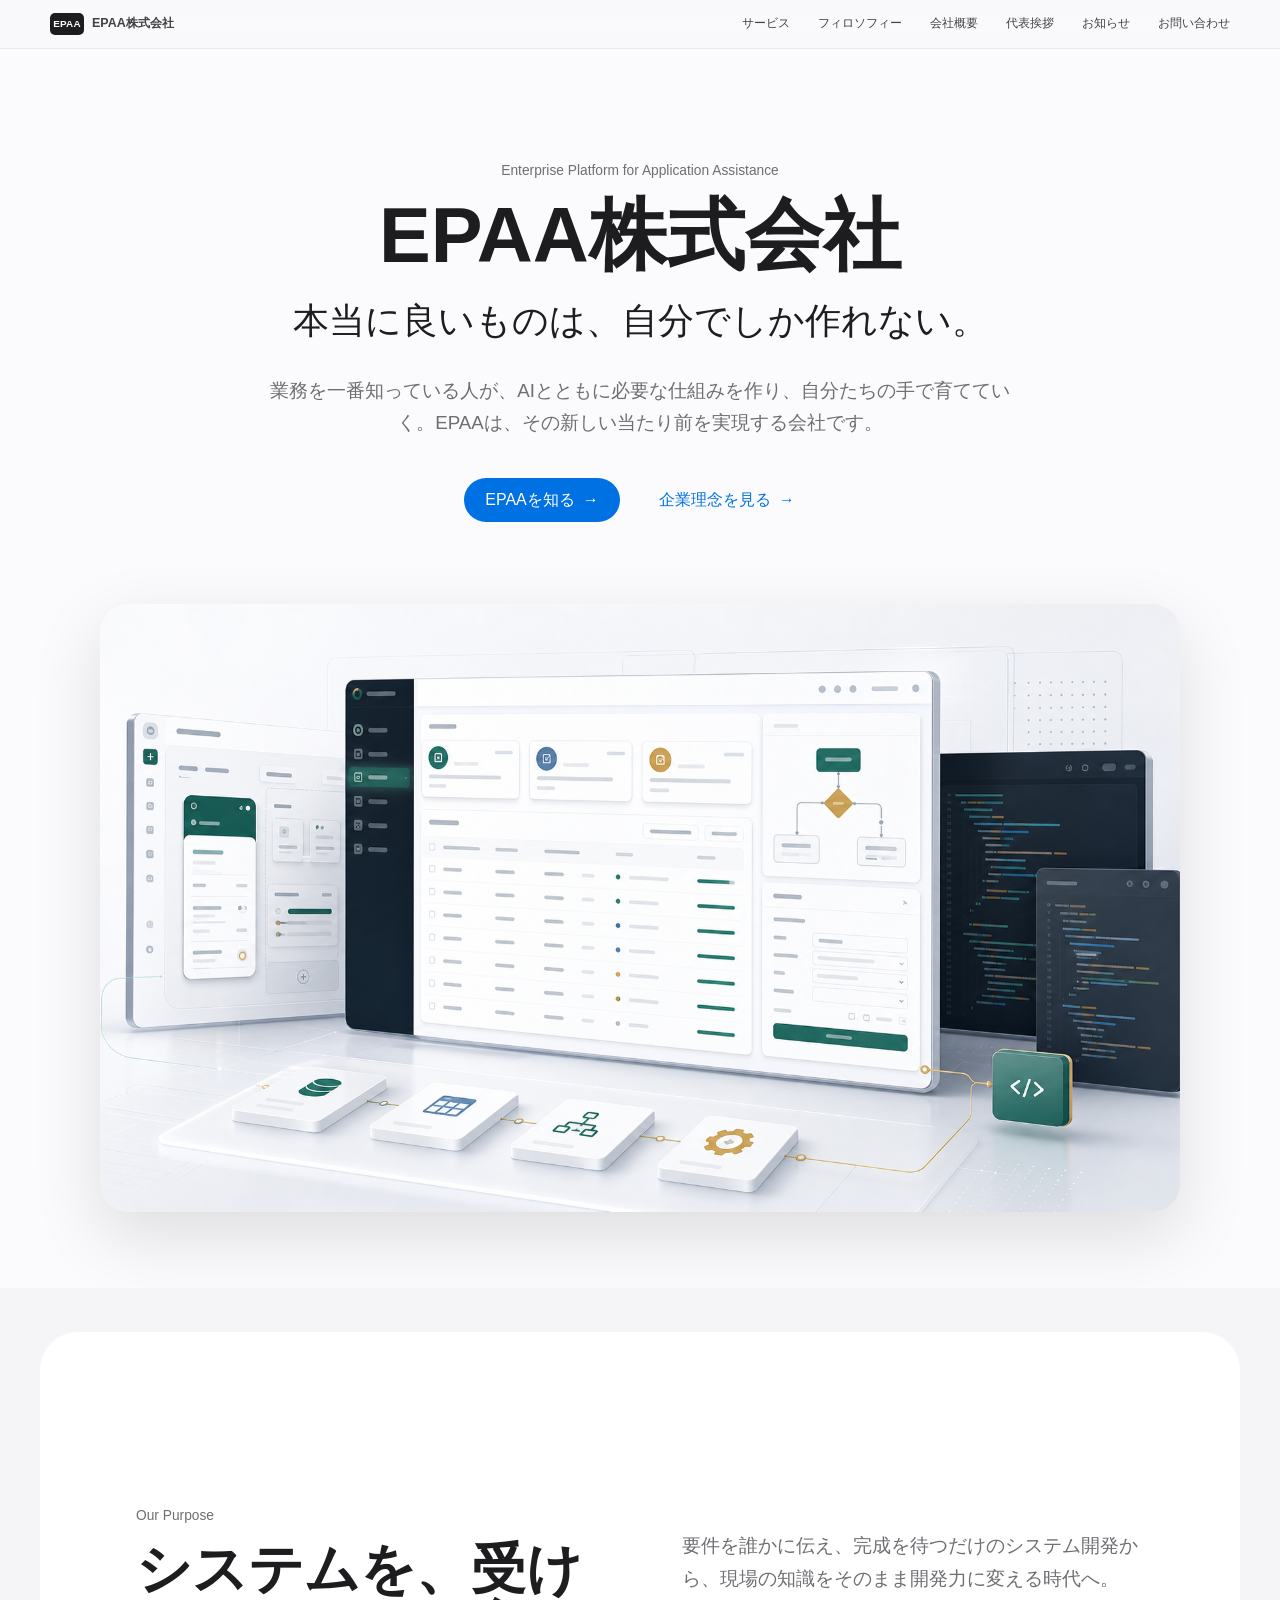
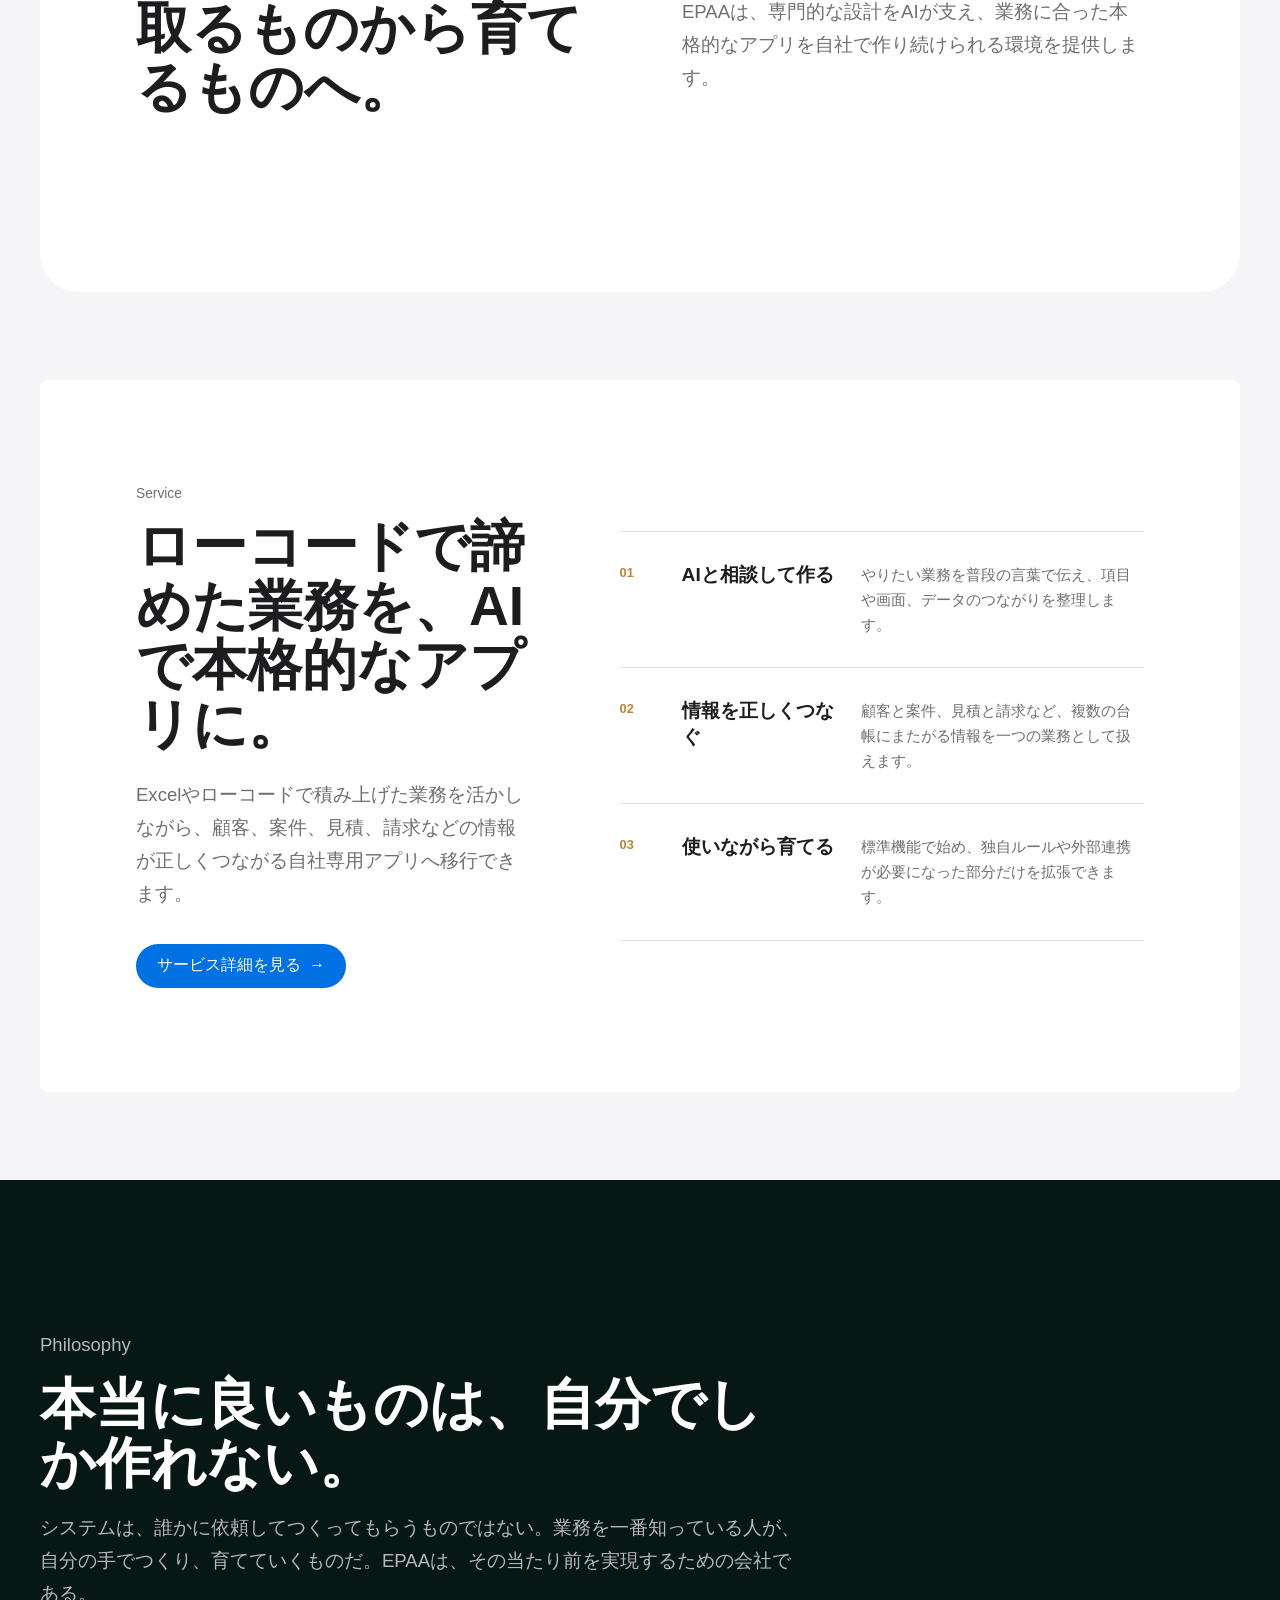
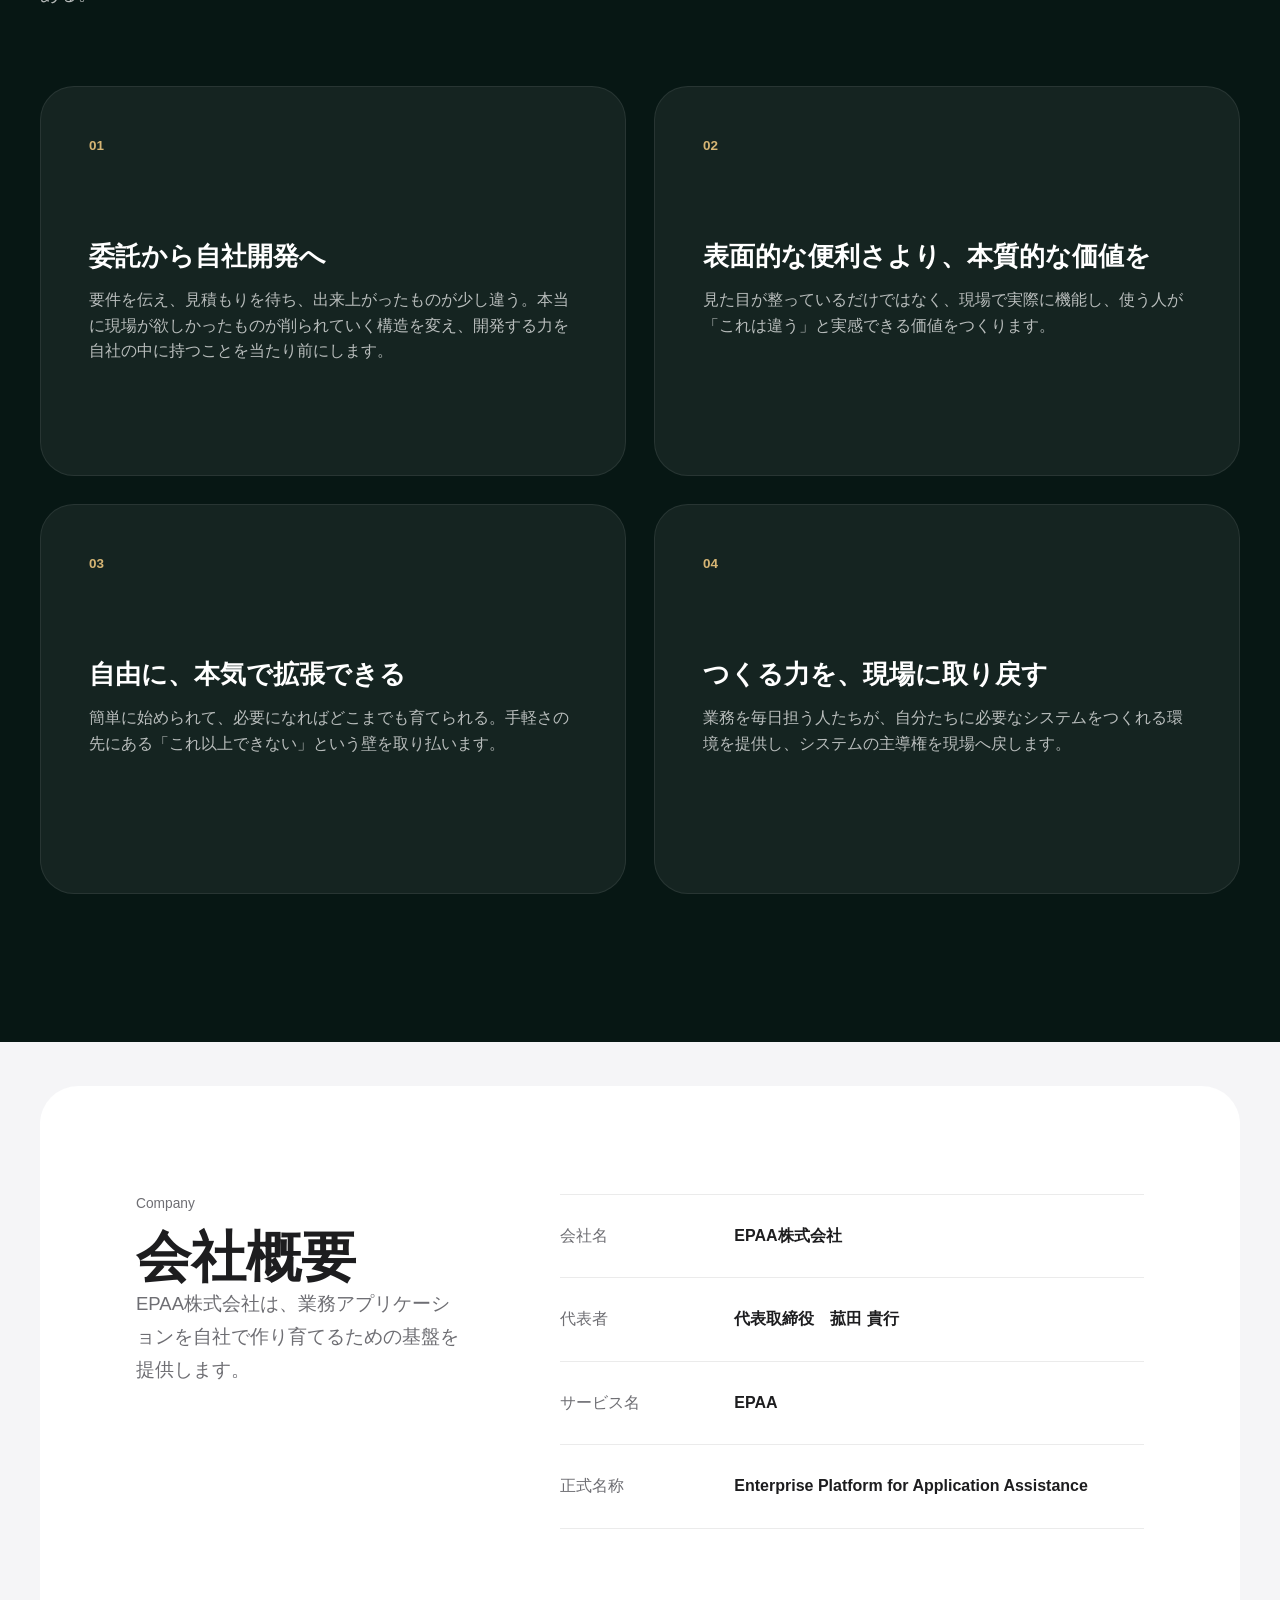
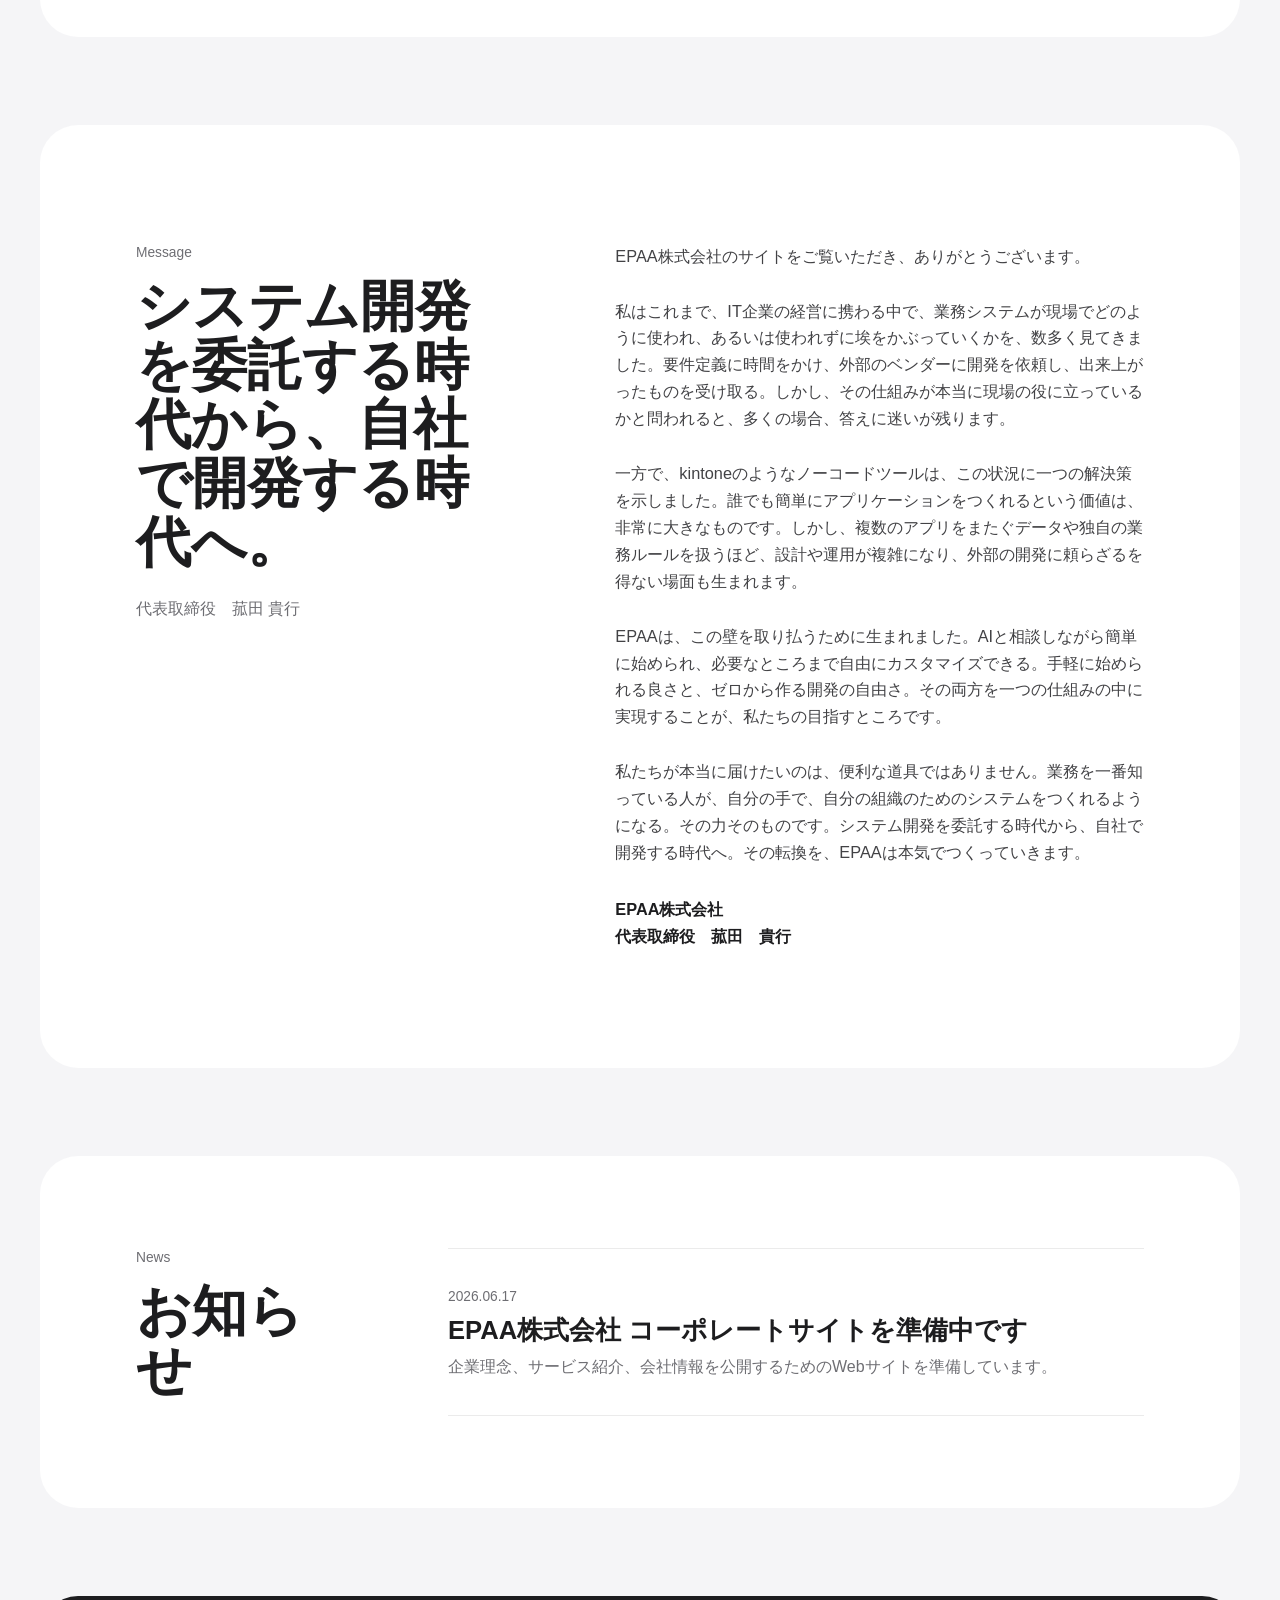
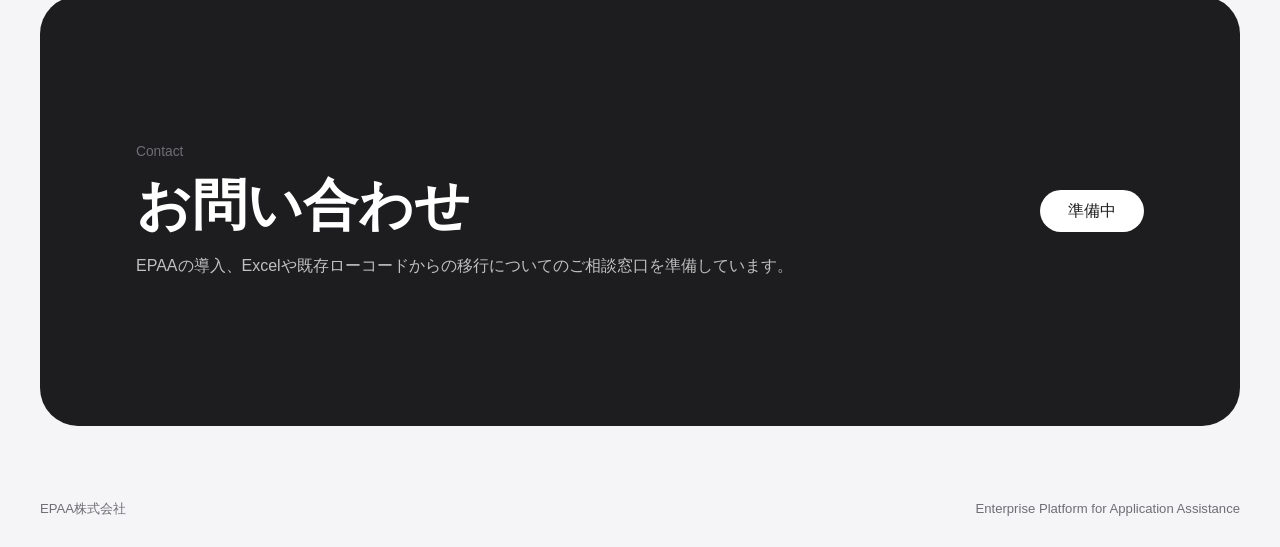
<file: index.html>
<!doctype html>
<html lang="ja">
  <head>
    <meta charset="UTF-8" />
    <meta name="viewport" content="width=device-width, initial-scale=1.0" />
    <meta
      name="description"
      content="EPAA株式会社は、AIとともに自社専用の業務アプリを作り、育てていくための基盤を提供します。"
    />
    <title>EPAA株式会社 | Enterprise Platform for Application Assistance</title>
    <link rel="canonical" href="https://corp.epaa.jp/" />
    <link rel="icon" href="./assets/favicon.svg" type="image/svg+xml" />
    <link rel="stylesheet" href="./assets/style.css" />
  </head>
  <body>
    <header class="site-header">
      <a class="brand" href="./" aria-label="EPAA株式会社 トップへ">
        <span class="brand-mark">EPAA</span>
        <span class="brand-name">EPAA株式会社</span>
      </a>
      <button class="menu-button" type="button" aria-expanded="false" aria-controls="site-nav">
        <span></span>
        <span></span>
        <span></span>
        <span class="visually-hidden">メニュー</span>
      </button>
      <nav id="site-nav" class="site-nav" aria-label="主要ナビゲーション">
        <a href="https://service.epaa.jp/">サービス</a>
        <a href="#philosophy">フィロソフィー</a>
        <a href="#company">会社概要</a>
        <a href="#message">代表挨拶</a>
        <a href="#news">お知らせ</a>
        <a href="#contact">お問い合わせ</a>
      </nav>
    </header>

    <main id="top">
      <section class="hero corporate-hero">
        <div class="container hero-grid">
          <div class="hero-copy">
            <p class="eyebrow">Enterprise Platform for Application Assistance</p>
            <h1>EPAA株式会社</h1>
            <p class="hero-statement">本当に良いものは、自分でしか作れない。</p>
            <p class="hero-lead">
              業務を一番知っている人が、AIとともに必要な仕組みを作り、自分たちの手で育てていく。EPAAは、その新しい当たり前を実現する会社です。
            </p>
            <div class="action-row">
              <a class="button button-primary" href="https://service.epaa.jp/">EPAAを知る<span aria-hidden="true">→</span></a>
              <a class="button button-link" href="#philosophy">企業理念を見る<span aria-hidden="true">→</span></a>
            </div>
          </div>
          <figure class="hero-visual">
            <img src="./assets/epaa-platform-hero.png" alt="EPAAが提供する業務アプリケーション基盤のイメージ" />
          </figure>
        </div>
      </section>

      <section class="section corporate-intro">
        <div class="container two-column">
          <div>
            <p class="eyebrow">Our Purpose</p>
            <h2>システムを、受け取るものから育てるものへ。</h2>
          </div>
          <p>
            要件を誰かに伝え、完成を待つだけのシステム開発から、現場の知識をそのまま開発力に変える時代へ。EPAAは、専門的な設計をAIが支え、業務に合った本格的なアプリを自社で作り続けられる環境を提供します。
          </p>
        </div>
      </section>

      <section class="section corporate-service">
        <div class="container corporate-service-layout">
          <div>
            <p class="eyebrow">Service</p>
            <h2>ローコードで諦めた業務を、AIで本格的なアプリに。</h2>
            <p class="section-lead">
              Excelやローコードで積み上げた業務を活かしながら、顧客、案件、見積、請求などの情報が正しくつながる自社専用アプリへ移行できます。
            </p>
            <a class="button button-primary" href="https://service.epaa.jp/">サービス詳細を見る<span aria-hidden="true">→</span></a>
          </div>
          <div class="corporate-service-points" aria-label="EPAAの主な特長">
            <article>
              <span>01</span>
              <h3>AIと相談して作る</h3>
              <p>やりたい業務を普段の言葉で伝え、項目や画面、データのつながりを整理します。</p>
            </article>
            <article>
              <span>02</span>
              <h3>情報を正しくつなぐ</h3>
              <p>顧客と案件、見積と請求など、複数の台帳にまたがる情報を一つの業務として扱えます。</p>
            </article>
            <article>
              <span>03</span>
              <h3>使いながら育てる</h3>
              <p>標準機能で始め、独自ルールや外部連携が必要になった部分だけを拡張できます。</p>
            </article>
          </div>
        </div>
      </section>

      <section id="philosophy" class="philosophy">
        <div class="container">
          <div class="section-heading narrow">
            <p class="eyebrow">Philosophy</p>
            <h2>本当に良いものは、自分でしか作れない。</h2>
            <p>
              システムは、誰かに依頼してつくってもらうものではない。業務を一番知っている人が、自分の手でつくり、育てていくものだ。EPAAは、その当たり前を実現するための会社である。
            </p>
          </div>
          <div class="philosophy-list">
            <article>
              <span>01</span>
              <h3>委託から自社開発へ</h3>
              <p>
                要件を伝え、見積もりを待ち、出来上がったものが少し違う。本当に現場が欲しかったものが削られていく構造を変え、開発する力を自社の中に持つことを当たり前にします。
              </p>
            </article>
            <article>
              <span>02</span>
              <h3>表面的な便利さより、本質的な価値を</h3>
              <p>
                見た目が整っているだけではなく、現場で実際に機能し、使う人が「これは違う」と実感できる価値をつくります。
              </p>
            </article>
            <article>
              <span>03</span>
              <h3>自由に、本気で拡張できる</h3>
              <p>
                簡単に始められて、必要になればどこまでも育てられる。手軽さの先にある「これ以上できない」という壁を取り払います。
              </p>
            </article>
            <article>
              <span>04</span>
              <h3>つくる力を、現場に取り戻す</h3>
              <p>
                業務を毎日担う人たちが、自分たちに必要なシステムをつくれる環境を提供し、システムの主導権を現場へ戻します。
              </p>
            </article>
          </div>
        </div>
      </section>

      <section id="company" class="section section-company">
        <div class="container company-grid">
          <div>
            <p class="eyebrow">Company</p>
            <h2>会社概要</h2>
            <p class="section-lead">EPAA株式会社は、業務アプリケーションを自社で作り育てるための基盤を提供します。</p>
          </div>
          <dl class="company-table">
            <div>
              <dt>会社名</dt>
              <dd>EPAA株式会社</dd>
            </div>
            <div>
              <dt>代表者</dt>
              <dd>代表取締役　菰田 貴行</dd>
            </div>
            <div>
              <dt>サービス名</dt>
              <dd>EPAA</dd>
            </div>
            <div>
              <dt>正式名称</dt>
              <dd>Enterprise Platform for Application Assistance</dd>
            </div>
          </dl>
        </div>
      </section>

      <section id="message" class="section section-message">
        <div class="container message-grid">
          <aside>
            <p class="eyebrow">Message</p>
            <h2>システム開発を委託する時代から、自社で開発する時代へ。</h2>
            <p class="signature-small">代表取締役　菰田 貴行</p>
          </aside>
          <div class="message-body">
            <p>EPAA株式会社のサイトをご覧いただき、ありがとうございます。</p>
            <p>
              私はこれまで、IT企業の経営に携わる中で、業務システムが現場でどのように使われ、あるいは使われずに埃をかぶっていくかを、数多く見てきました。要件定義に時間をかけ、外部のベンダーに開発を依頼し、出来上がったものを受け取る。しかし、その仕組みが本当に現場の役に立っているかと問われると、多くの場合、答えに迷いが残ります。
            </p>
            <p>
              一方で、kintoneのようなノーコードツールは、この状況に一つの解決策を示しました。誰でも簡単にアプリケーションをつくれるという価値は、非常に大きなものです。しかし、複数のアプリをまたぐデータや独自の業務ルールを扱うほど、設計や運用が複雑になり、外部の開発に頼らざるを得ない場面も生まれます。
            </p>
            <p>
              EPAAは、この壁を取り払うために生まれました。AIと相談しながら簡単に始められ、必要なところまで自由にカスタマイズできる。手軽に始められる良さと、ゼロから作る開発の自由さ。その両方を一つの仕組みの中に実現することが、私たちの目指すところです。
            </p>
            <p>
              私たちが本当に届けたいのは、便利な道具ではありません。業務を一番知っている人が、自分の手で、自分の組織のためのシステムをつくれるようになる。その力そのものです。システム開発を委託する時代から、自社で開発する時代へ。その転換を、EPAAは本気でつくっていきます。
            </p>
            <p class="signature">EPAA株式会社<br />代表取締役　菰田　貴行</p>
          </div>
        </div>
      </section>

      <section id="news" class="section section-news">
        <div class="container news-grid">
          <div>
            <p class="eyebrow">News</p>
            <h2>お知らせ</h2>
          </div>
          <article class="news-item">
            <time datetime="2026-06-17">2026.06.17</time>
            <h3>EPAA株式会社 コーポレートサイトを準備中です</h3>
            <p>企業理念、サービス紹介、会社情報を公開するためのWebサイトを準備しています。</p>
          </article>
        </div>
      </section>

      <section id="contact" class="section section-contact">
        <div class="container contact-box">
          <div>
            <p class="eyebrow">Contact</p>
            <h2>お問い合わせ</h2>
            <p>EPAAの導入、Excelや既存ローコードからの移行についてのご相談窓口を準備しています。</p>
          </div>
          <span class="status-label">準備中</span>
        </div>
      </section>
    </main>

    <footer class="site-footer">
      <div class="container footer-inner">
        <span>EPAA株式会社</span>
        <span>Enterprise Platform for Application Assistance</span>
      </div>
    </footer>

    <script src="./assets/main.js"></script>
  </body>
</html>
</file>
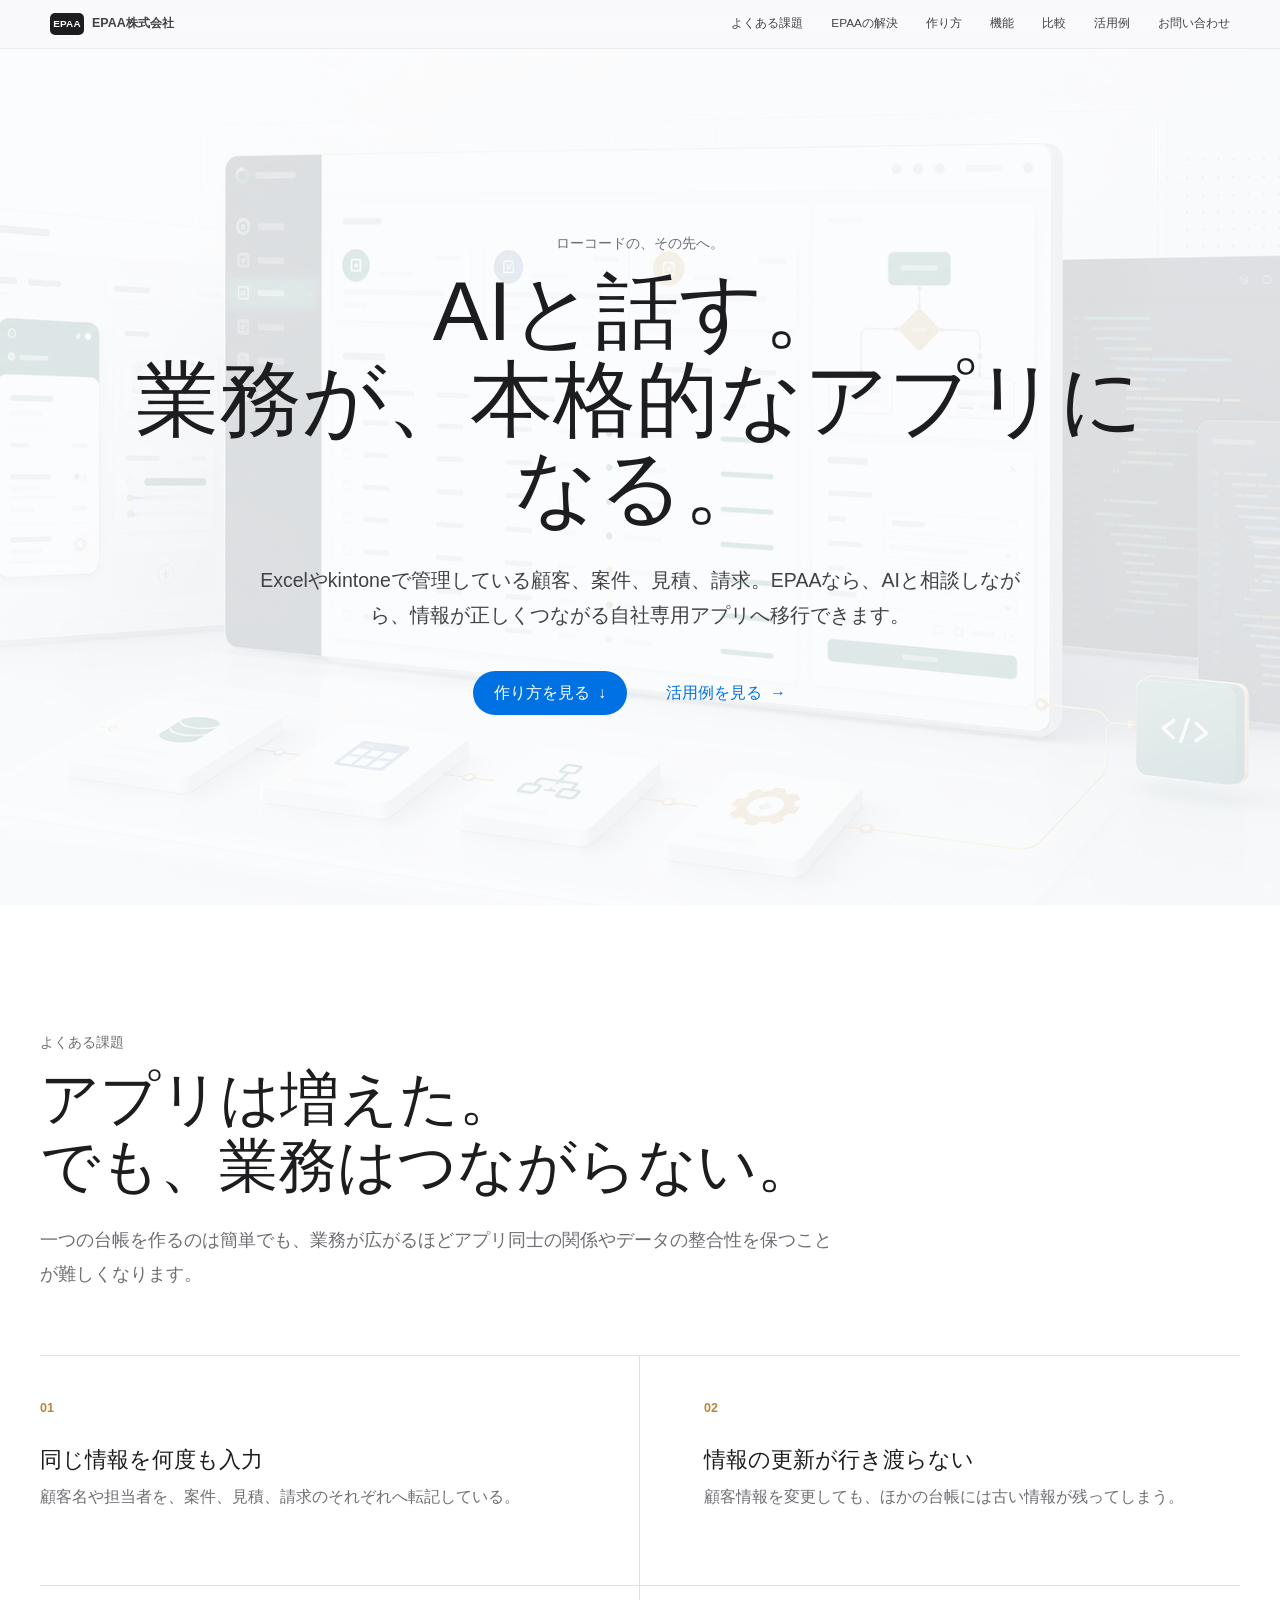
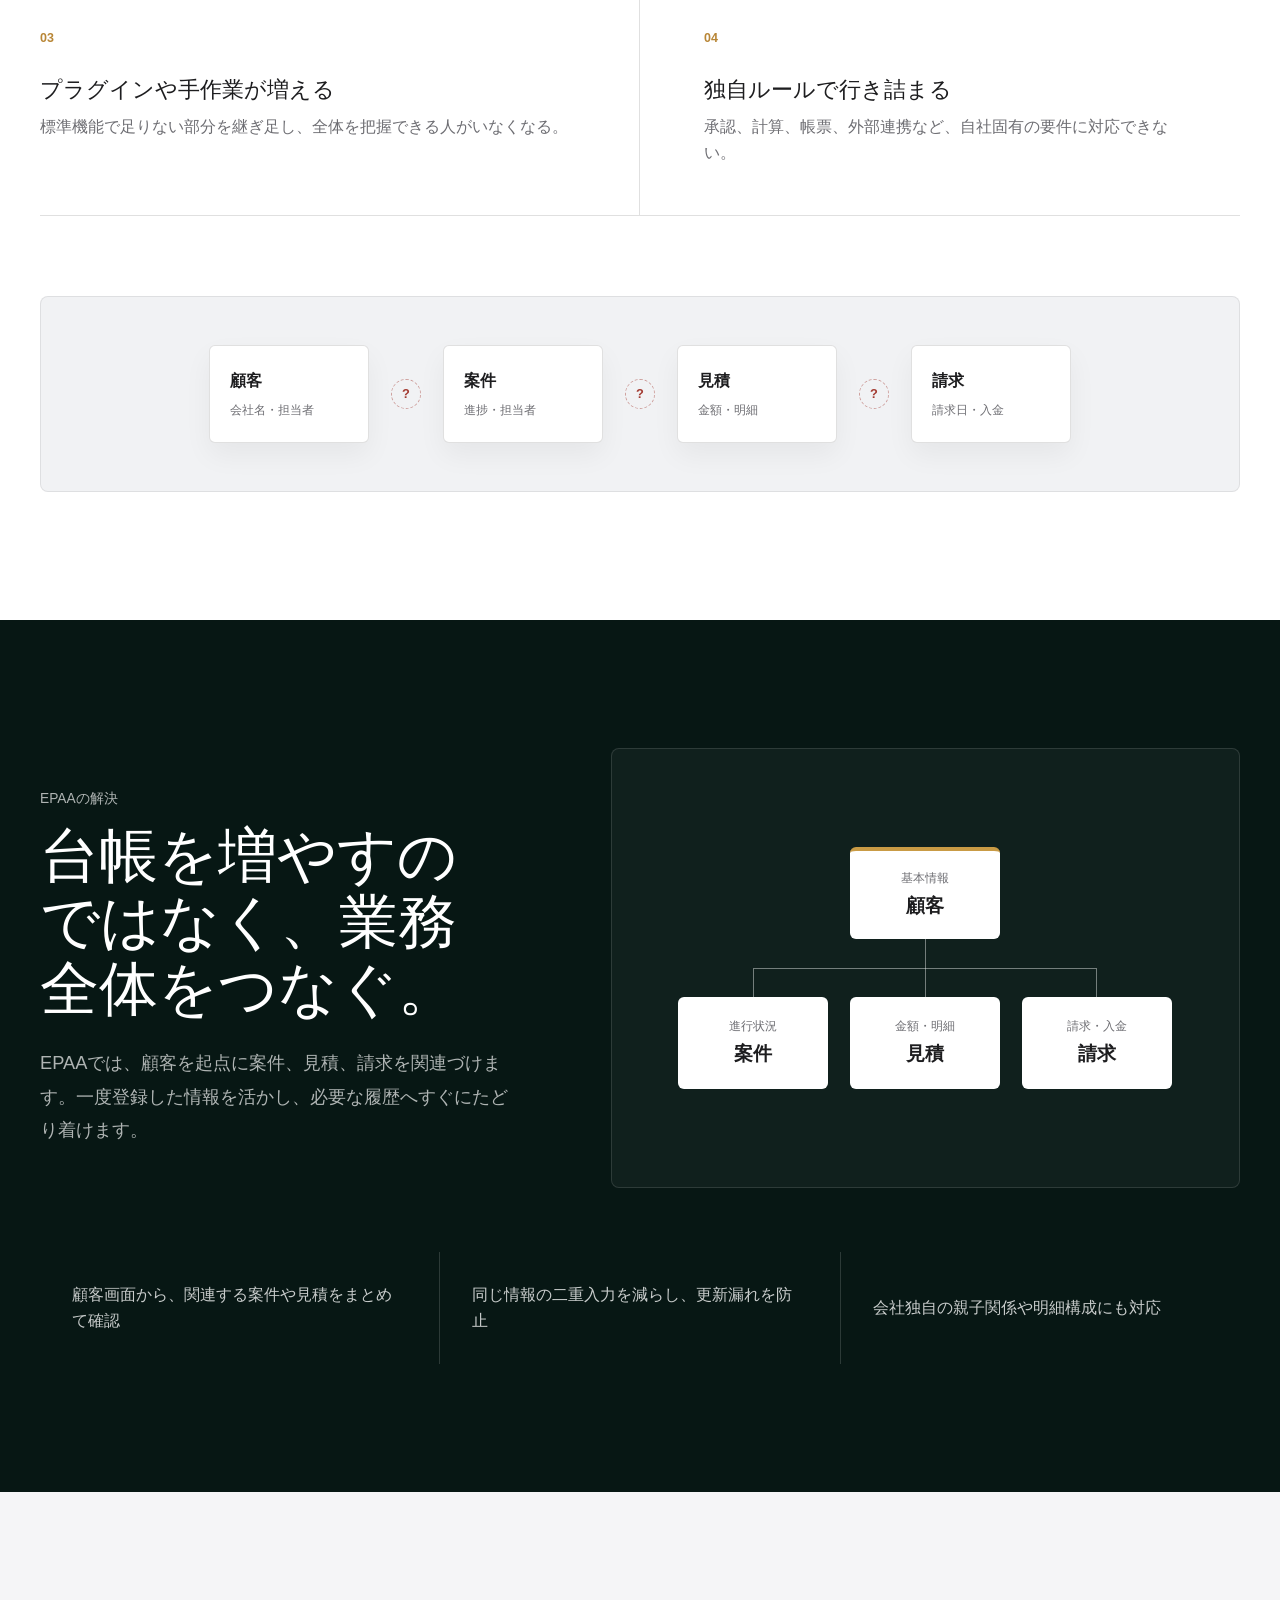
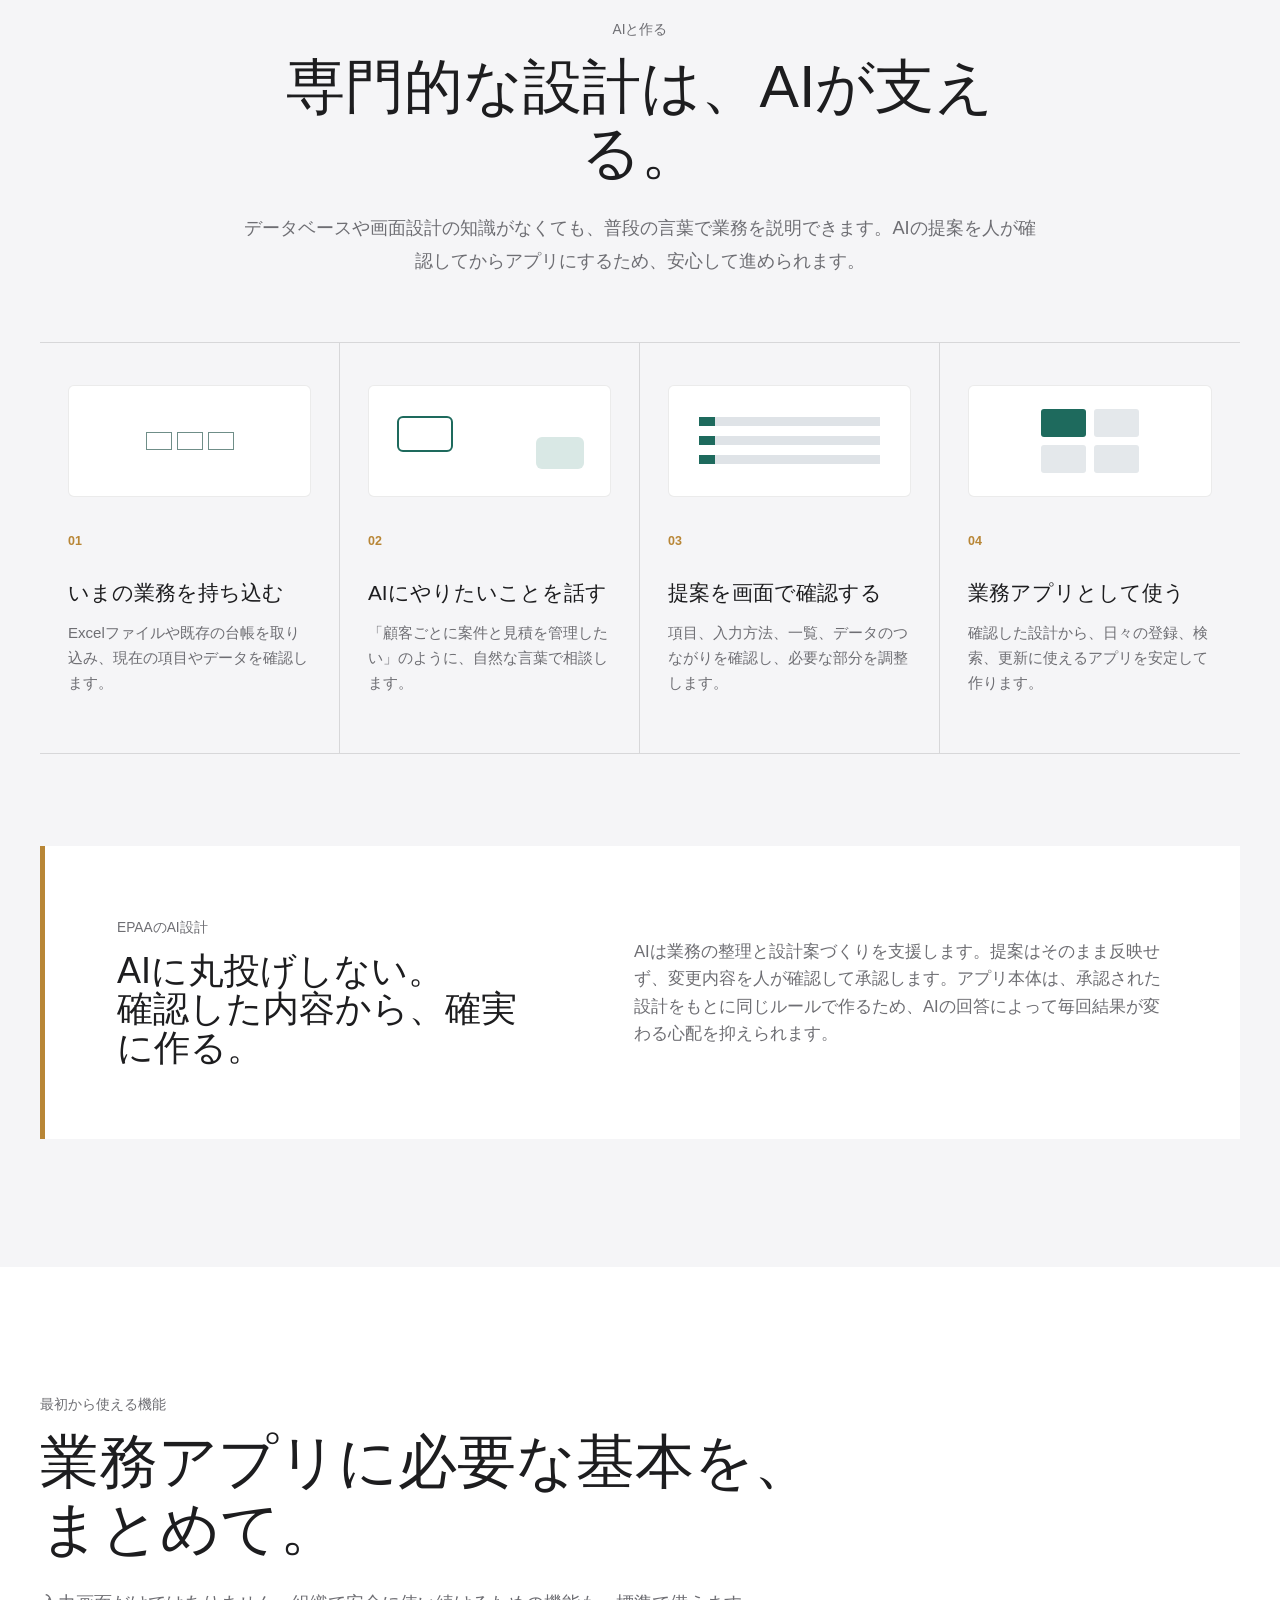
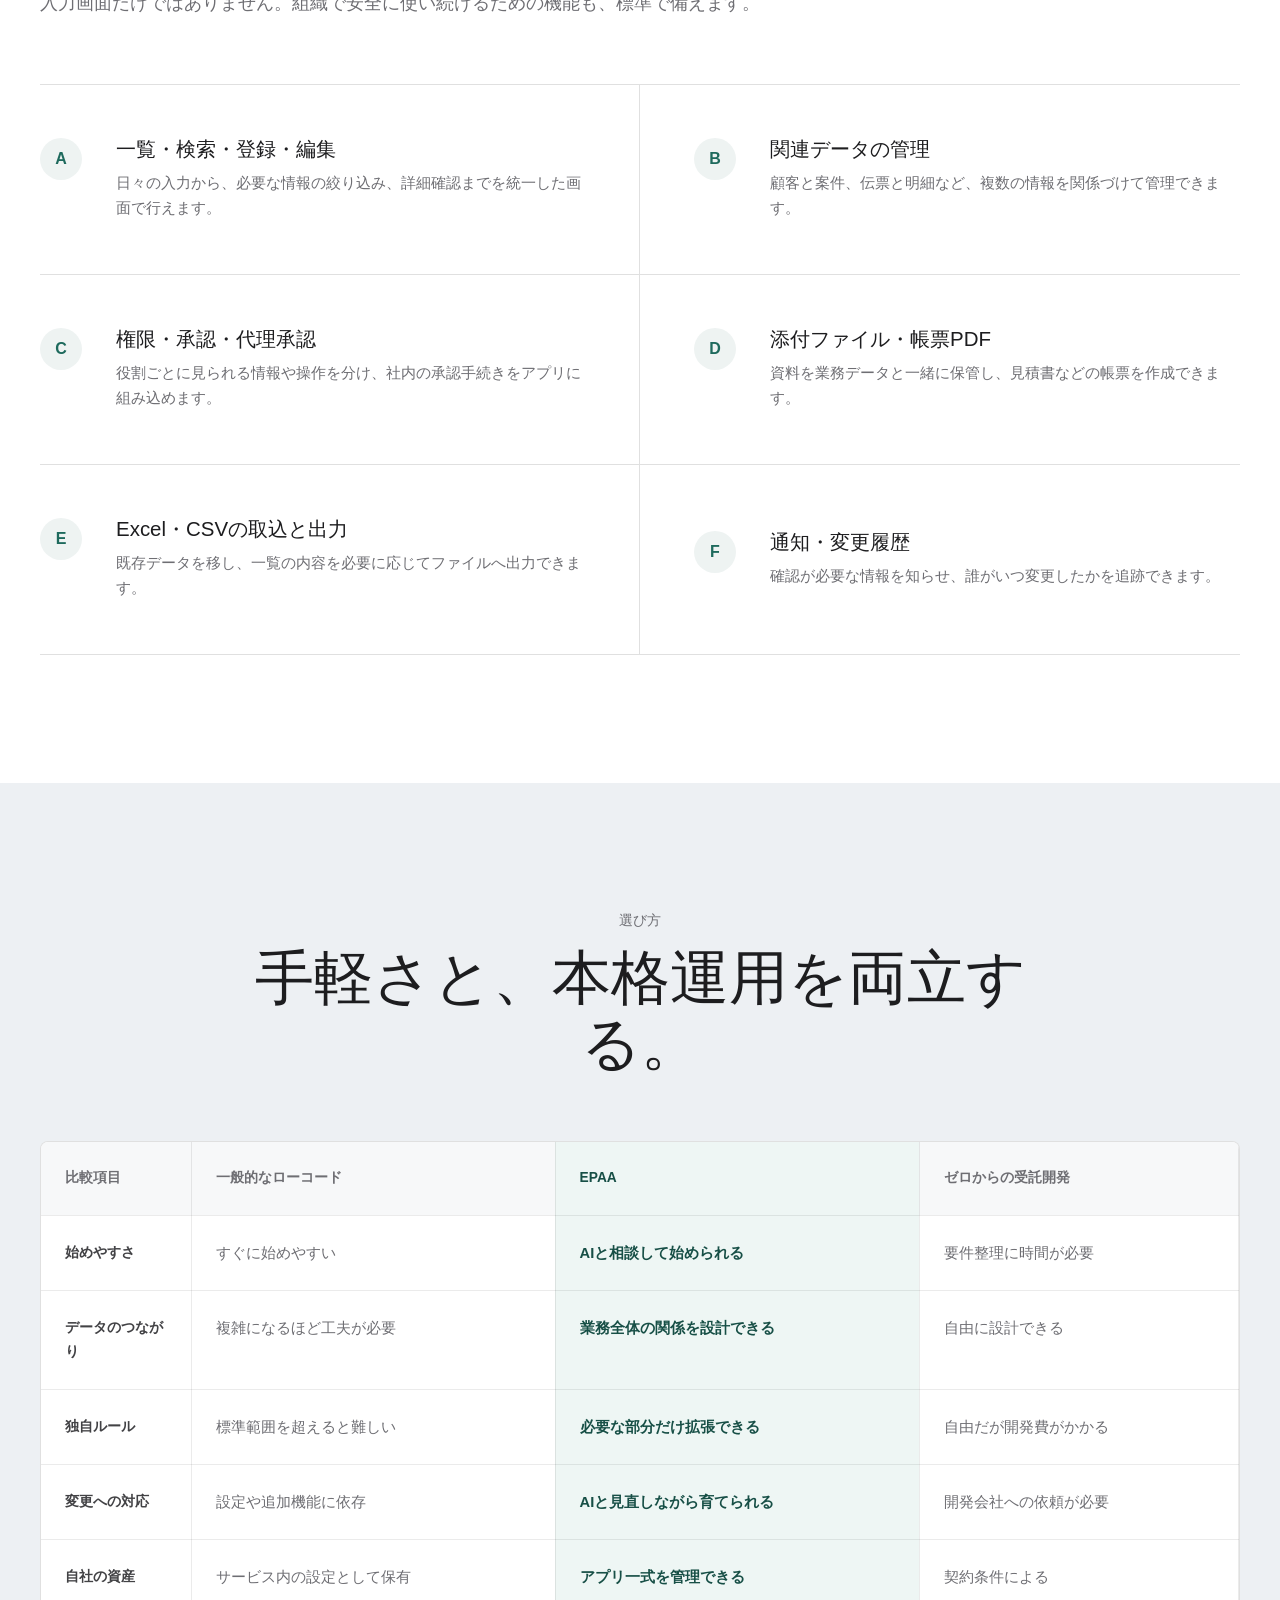
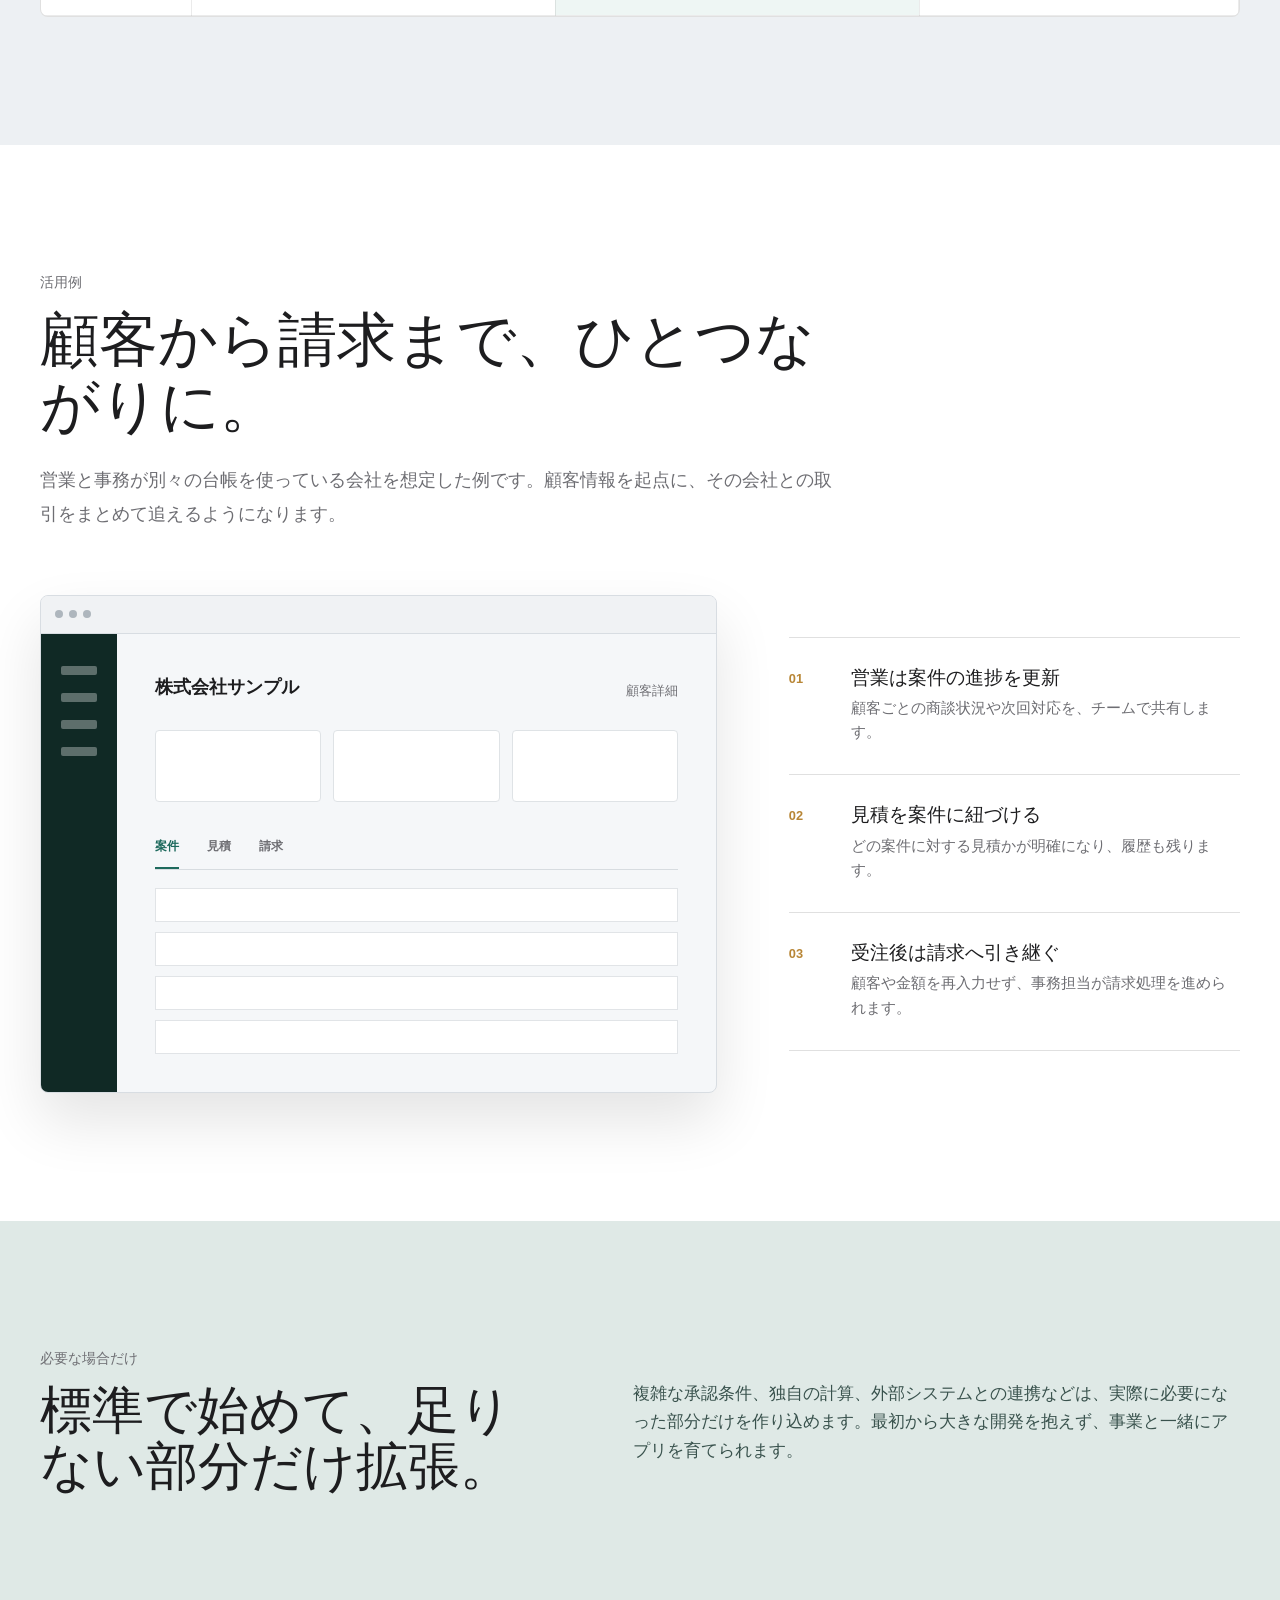
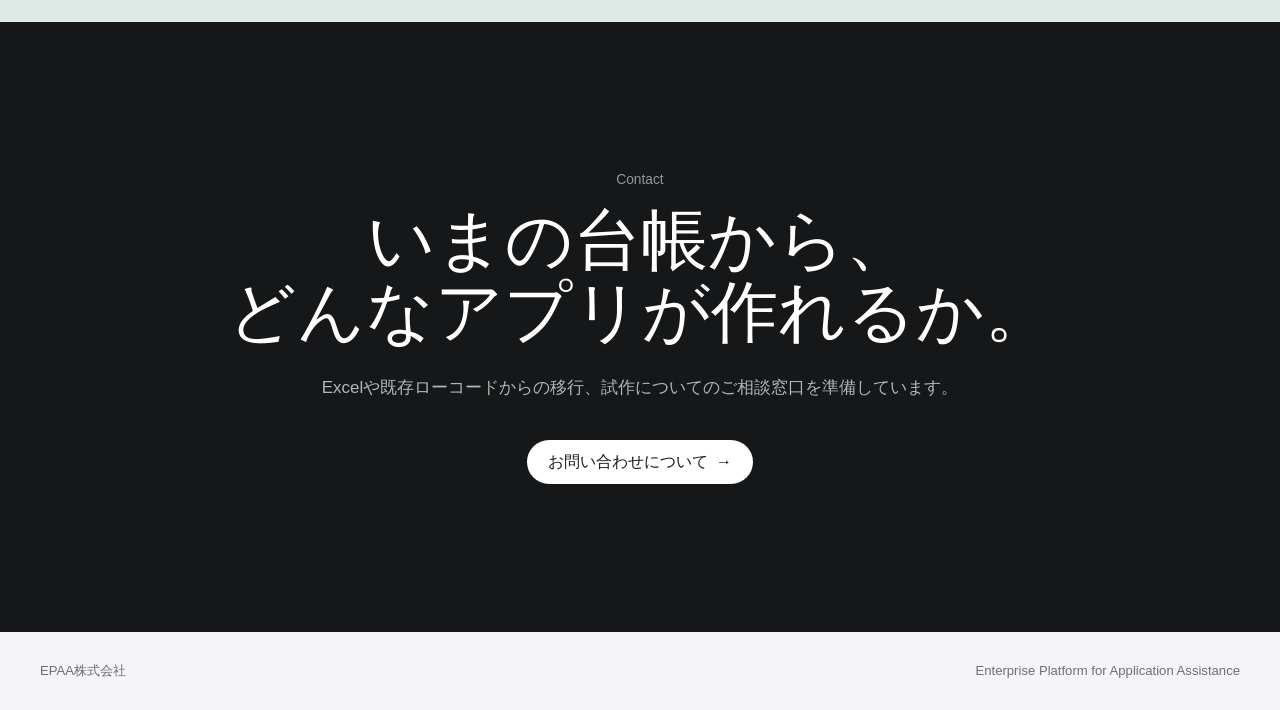
<file: service.html>
<!doctype html>
<html lang="ja">
  <head>
    <meta charset="UTF-8" />
    <meta name="viewport" content="width=device-width, initial-scale=1.0" />
    <meta
      name="description"
      content="EPAAは、Excelやローコードで管理している業務を、AIと相談しながら本格的な業務アプリへ移行できる開発基盤です。"
    />
    <title>EPAA | AIと作る本格業務アプリ</title>
    <link rel="canonical" href="https://service.epaa.jp/" />
    <link rel="icon" href="./assets/favicon.svg" type="image/svg+xml" />
    <link rel="stylesheet" href="./assets/style.css" />
  </head>
  <body class="service-page">
    <header class="site-header">
      <a class="brand" href="https://corp.epaa.jp/" aria-label="EPAA株式会社 トップへ">
        <span class="brand-mark">EPAA</span>
        <span class="brand-name">EPAA株式会社</span>
      </a>
      <button class="menu-button" type="button" aria-expanded="false" aria-controls="site-nav">
        <span></span>
        <span></span>
        <span></span>
        <span class="visually-hidden">メニュー</span>
      </button>
      <nav id="site-nav" class="site-nav" aria-label="サービスナビゲーション">
        <a href="#problems">よくある課題</a>
        <a href="#solution">EPAAの解決</a>
        <a href="#ai-flow">作り方</a>
        <a href="#features">機能</a>
        <a href="#comparison">比較</a>
        <a href="#usecase">活用例</a>
        <a href="https://corp.epaa.jp/#contact">お問い合わせ</a>
      </nav>
    </header>

    <main id="top">
      <section class="product-hero">
        <div class="product-hero-media" aria-hidden="true"></div>
        <div class="container product-hero-content">
          <p class="eyebrow">ローコードの、その先へ。</p>
          <h1>AIと話す。<br />業務が、本格的なアプリになる。</h1>
          <p>
            Excelやkintoneで管理している顧客、案件、見積、請求。EPAAなら、AIと相談しながら、情報が正しくつながる自社専用アプリへ移行できます。
          </p>
          <div class="action-row">
            <a class="button button-primary" href="#ai-flow">作り方を見る<span aria-hidden="true">↓</span></a>
            <a class="button button-link" href="#usecase">活用例を見る<span aria-hidden="true">→</span></a>
          </div>
        </div>
      </section>

      <section id="problems" class="product-section problem-section">
        <div class="container">
          <div class="product-heading">
            <p class="eyebrow">よくある課題</p>
            <h2>アプリは増えた。<br />でも、業務はつながらない。</h2>
            <p>
              一つの台帳を作るのは簡単でも、業務が広がるほどアプリ同士の関係やデータの整合性を保つことが難しくなります。
            </p>
          </div>
          <div class="problem-grid">
            <article>
              <span>01</span>
              <h3>同じ情報を何度も入力</h3>
              <p>顧客名や担当者を、案件、見積、請求のそれぞれへ転記している。</p>
            </article>
            <article>
              <span>02</span>
              <h3>情報の更新が行き渡らない</h3>
              <p>顧客情報を変更しても、ほかの台帳には古い情報が残ってしまう。</p>
            </article>
            <article>
              <span>03</span>
              <h3>プラグインや手作業が増える</h3>
              <p>標準機能で足りない部分を継ぎ足し、全体を把握できる人がいなくなる。</p>
            </article>
            <article>
              <span>04</span>
              <h3>独自ルールで行き詰まる</h3>
              <p>承認、計算、帳票、外部連携など、自社固有の要件に対応できない。</p>
            </article>
          </div>
          <div class="disconnected-visual" aria-label="分断された業務データのイメージ">
            <div class="disconnected-app">
              <span>顧客</span>
              <small>会社名・担当者</small>
            </div>
            <i aria-hidden="true">?</i>
            <div class="disconnected-app">
              <span>案件</span>
              <small>進捗・担当者</small>
            </div>
            <i aria-hidden="true">?</i>
            <div class="disconnected-app">
              <span>見積</span>
              <small>金額・明細</small>
            </div>
            <i aria-hidden="true">?</i>
            <div class="disconnected-app">
              <span>請求</span>
              <small>請求日・入金</small>
            </div>
          </div>
        </div>
      </section>

      <section id="solution" class="product-section relationship-section">
        <div class="container relationship-layout">
          <div class="product-heading">
            <p class="eyebrow">EPAAの解決</p>
            <h2>台帳を増やすのではなく、業務全体をつなぐ。</h2>
            <p>
              EPAAでは、顧客を起点に案件、見積、請求を関連づけます。一度登録した情報を活かし、必要な履歴へすぐにたどり着けます。
            </p>
          </div>
          <div class="relationship-map" aria-label="顧客から案件、見積、請求がつながる構成">
            <div class="relation-node relation-main">
              <small>基本情報</small>
              <strong>顧客</strong>
            </div>
            <div class="relation-line" aria-hidden="true"></div>
            <div class="relation-branches">
              <div class="relation-node">
                <small>進行状況</small>
                <strong>案件</strong>
              </div>
              <div class="relation-node">
                <small>金額・明細</small>
                <strong>見積</strong>
              </div>
              <div class="relation-node">
                <small>請求・入金</small>
                <strong>請求</strong>
              </div>
            </div>
          </div>
          <ul class="relationship-benefits">
            <li>顧客画面から、関連する案件や見積をまとめて確認</li>
            <li>同じ情報の二重入力を減らし、更新漏れを防止</li>
            <li>会社独自の親子関係や明細構成にも対応</li>
          </ul>
        </div>
      </section>

      <section id="ai-flow" class="product-section ai-build-section">
        <div class="container">
          <div class="product-heading centered">
            <p class="eyebrow">AIと作る</p>
            <h2>専門的な設計は、AIが支える。</h2>
            <p>
              データベースや画面設計の知識がなくても、普段の言葉で業務を説明できます。AIの提案を人が確認してからアプリにするため、安心して進められます。
            </p>
          </div>
          <div class="ai-build-flow">
            <article>
              <div class="flow-icon import-icon" aria-hidden="true"><span></span><span></span><span></span></div>
              <span class="flow-number">01</span>
              <h3>いまの業務を持ち込む</h3>
              <p>Excelファイルや既存の台帳を取り込み、現在の項目やデータを確認します。</p>
            </article>
            <article>
              <div class="flow-icon chat-icon" aria-hidden="true"><span></span><span></span></div>
              <span class="flow-number">02</span>
              <h3>AIにやりたいことを話す</h3>
              <p>「顧客ごとに案件と見積を管理したい」のように、自然な言葉で相談します。</p>
            </article>
            <article>
              <div class="flow-icon review-icon" aria-hidden="true"><span></span><span></span><span></span></div>
              <span class="flow-number">03</span>
              <h3>提案を画面で確認する</h3>
              <p>項目、入力方法、一覧、データのつながりを確認し、必要な部分を調整します。</p>
            </article>
            <article>
              <div class="flow-icon app-icon" aria-hidden="true"><span></span><span></span><span></span><span></span></div>
              <span class="flow-number">04</span>
              <h3>業務アプリとして使う</h3>
              <p>確認した設計から、日々の登録、検索、更新に使えるアプリを安定して作ります。</p>
            </article>
          </div>
          <div class="ai-trust">
            <div>
              <p class="eyebrow">EPAAのAI設計</p>
              <h3>AIに丸投げしない。<br />確認した内容から、確実に作る。</h3>
            </div>
            <p>
              AIは業務の整理と設計案づくりを支援します。提案はそのまま反映せず、変更内容を人が確認して承認します。アプリ本体は、承認された設計をもとに同じルールで作るため、AIの回答によって毎回結果が変わる心配を抑えられます。
            </p>
          </div>
        </div>
      </section>

      <section id="features" class="product-section feature-section">
        <div class="container">
          <div class="product-heading">
            <p class="eyebrow">最初から使える機能</p>
            <h2>業務アプリに必要な基本を、まとめて。</h2>
            <p>入力画面だけではありません。組織で安全に使い続けるための機能も、標準で備えます。</p>
          </div>
          <div class="feature-list">
            <article>
              <span class="feature-mark">A</span>
              <div><h3>一覧・検索・登録・編集</h3><p>日々の入力から、必要な情報の絞り込み、詳細確認までを統一した画面で行えます。</p></div>
            </article>
            <article>
              <span class="feature-mark">B</span>
              <div><h3>関連データの管理</h3><p>顧客と案件、伝票と明細など、複数の情報を関係づけて管理できます。</p></div>
            </article>
            <article>
              <span class="feature-mark">C</span>
              <div><h3>権限・承認・代理承認</h3><p>役割ごとに見られる情報や操作を分け、社内の承認手続きをアプリに組み込めます。</p></div>
            </article>
            <article>
              <span class="feature-mark">D</span>
              <div><h3>添付ファイル・帳票PDF</h3><p>資料を業務データと一緒に保管し、見積書などの帳票を作成できます。</p></div>
            </article>
            <article>
              <span class="feature-mark">E</span>
              <div><h3>Excel・CSVの取込と出力</h3><p>既存データを移し、一覧の内容を必要に応じてファイルへ出力できます。</p></div>
            </article>
            <article>
              <span class="feature-mark">F</span>
              <div><h3>通知・変更履歴</h3><p>確認が必要な情報を知らせ、誰がいつ変更したかを追跡できます。</p></div>
            </article>
          </div>
        </div>
      </section>

      <section id="comparison" class="product-section comparison-section">
        <div class="container">
          <div class="product-heading centered">
            <p class="eyebrow">選び方</p>
            <h2>手軽さと、本格運用を両立する。</h2>
          </div>
          <div class="comparison-wrap">
            <table class="comparison-table">
              <thead>
                <tr>
                  <th>比較項目</th>
                  <th>一般的なローコード</th>
                  <th class="epaa-column">EPAA</th>
                  <th>ゼロからの受託開発</th>
                </tr>
              </thead>
              <tbody>
                <tr><th>始めやすさ</th><td>すぐに始めやすい</td><td class="epaa-column">AIと相談して始められる</td><td>要件整理に時間が必要</td></tr>
                <tr><th>データのつながり</th><td>複雑になるほど工夫が必要</td><td class="epaa-column">業務全体の関係を設計できる</td><td>自由に設計できる</td></tr>
                <tr><th>独自ルール</th><td>標準範囲を超えると難しい</td><td class="epaa-column">必要な部分だけ拡張できる</td><td>自由だが開発費がかかる</td></tr>
                <tr><th>変更への対応</th><td>設定や追加機能に依存</td><td class="epaa-column">AIと見直しながら育てられる</td><td>開発会社への依頼が必要</td></tr>
                <tr><th>自社の資産</th><td>サービス内の設定として保有</td><td class="epaa-column">アプリ一式を管理できる</td><td>契約条件による</td></tr>
              </tbody>
            </table>
          </div>
        </div>
      </section>

      <section id="usecase" class="product-section usecase-story-section">
        <div class="container">
          <div class="product-heading">
            <p class="eyebrow">活用例</p>
            <h2>顧客から請求まで、ひとつながりに。</h2>
            <p>
              営業と事務が別々の台帳を使っている会社を想定した例です。顧客情報を起点に、その会社との取引をまとめて追えるようになります。
            </p>
          </div>
          <div class="story-board">
            <div class="story-screen" aria-label="顧客詳細画面のイメージ">
              <div class="story-topbar"><span></span><span></span><span></span></div>
              <div class="story-body">
                <aside><span></span><span></span><span></span><span></span></aside>
                <div class="story-content">
                  <div class="story-title"><strong>株式会社サンプル</strong><small>顧客詳細</small></div>
                  <div class="story-summary"><span></span><span></span><span></span></div>
                  <div class="story-tabs"><b>案件</b><b>見積</b><b>請求</b></div>
                  <div class="story-rows"><span></span><span></span><span></span><span></span></div>
                </div>
              </div>
            </div>
            <div class="story-outcomes">
              <article><span>01</span><div><h3>営業は案件の進捗を更新</h3><p>顧客ごとの商談状況や次回対応を、チームで共有します。</p></div></article>
              <article><span>02</span><div><h3>見積を案件に紐づける</h3><p>どの案件に対する見積かが明確になり、履歴も残ります。</p></div></article>
              <article><span>03</span><div><h3>受注後は請求へ引き継ぐ</h3><p>顧客や金額を再入力せず、事務担当が請求処理を進められます。</p></div></article>
            </div>
          </div>
        </div>
      </section>

      <section class="product-section extension-section">
        <div class="container extension-layout">
          <div>
            <p class="eyebrow">必要な場合だけ</p>
            <h2>標準で始めて、足りない部分だけ拡張。</h2>
          </div>
          <p>
            複雑な承認条件、独自の計算、外部システムとの連携などは、実際に必要になった部分だけを作り込めます。最初から大きな開発を抱えず、事業と一緒にアプリを育てられます。
          </p>
        </div>
      </section>

      <section class="product-cta">
        <div class="container">
          <p class="eyebrow">Contact</p>
          <h2>いまの台帳から、<br />どんなアプリが作れるか。</h2>
          <p>Excelや既存ローコードからの移行、試作についてのご相談窓口を準備しています。</p>
          <a class="button product-cta-button" href="https://corp.epaa.jp/#contact">お問い合わせについて<span aria-hidden="true">→</span></a>
        </div>
      </section>
    </main>

    <footer class="site-footer">
      <div class="container footer-inner">
        <a href="https://corp.epaa.jp/">EPAA株式会社</a>
        <span>Enterprise Platform for Application Assistance</span>
      </div>
    </footer>

    <script src="./assets/main.js"></script>
  </body>
</html>
</file>
<file: assets/style.css>
:root {
  color-scheme: light;
  --ink: #1d1d1f;
  --ink-soft: #424245;
  --muted: #6e6e73;
  --page: #f5f5f7;
  --panel: #ffffff;
  --panel-alt: #fbfbfd;
  --deep: #071714;
  --deep-2: #112c27;
  --line: rgba(0, 0, 0, 0.12);
  --line-soft: rgba(0, 0, 0, 0.08);
  --accent: #0071e3;
  --accent-dark: #005bb8;
  --gold: #b88636;
  --shadow: 0 24px 70px rgba(0, 0, 0, 0.12);
}

* {
  box-sizing: border-box;
}

html {
  scroll-behavior: smooth;
}

body {
  margin: 0;
  background: var(--page);
  color: var(--ink);
  font-family:
    -apple-system,
    BlinkMacSystemFont,
    "Noto Sans JP",
    "Yu Gothic",
    "YuGothic",
    "Hiragino Kaku Gothic ProN",
    Meiryo,
    sans-serif;
  line-height: 1.65;
  text-size-adjust: 100%;
}

a {
  color: inherit;
  text-decoration: none;
}

img {
  max-width: 100%;
}

.container {
  width: min(1200px, calc(100% - 64px));
  margin: 0 auto;
}

.site-header {
  position: sticky;
  top: 0;
  z-index: 20;
  display: flex;
  min-height: 44px;
  align-items: center;
  justify-content: space-between;
  padding: 0 max(22px, calc((100vw - 1180px) / 2));
  background: rgba(251, 251, 253, 0.82);
  border-bottom: 1px solid rgba(0, 0, 0, 0.06);
  backdrop-filter: saturate(180%) blur(20px);
}

.brand {
  display: inline-flex;
  align-items: center;
  gap: 8px;
  color: var(--ink);
  font-size: 0.78rem;
  font-weight: 600;
}

.brand-mark {
  display: grid;
  width: 34px;
  height: 22px;
  place-items: center;
  background: var(--ink);
  color: #fff;
  border-radius: 5px;
  font-size: 0.62rem;
  letter-spacing: 0.02em;
}

.brand-name {
  color: var(--ink-soft);
}

.site-nav {
  display: flex;
  align-items: center;
  gap: 28px;
  color: var(--ink-soft);
  font-size: 0.74rem;
  font-weight: 500;
}

.site-nav a {
  padding: 14px 0;
  transition: color 140ms ease;
}

.site-nav a:hover,
.site-nav a:focus-visible {
  color: var(--ink);
}

.menu-button {
  display: none;
  width: 36px;
  height: 36px;
  padding: 0;
  background: transparent;
  border: 0;
}

.menu-button span:not(.visually-hidden) {
  display: block;
  width: 16px;
  height: 1.5px;
  margin: 5px auto;
  background: var(--ink);
}

.visually-hidden {
  position: absolute;
  width: 1px;
  height: 1px;
  padding: 0;
  overflow: hidden;
  clip: rect(0, 0, 0, 0);
  white-space: nowrap;
  border: 0;
}

h1,
h2,
h3,
p {
  overflow-wrap: anywhere;
}

h1,
h2,
h3 {
  margin: 0;
  letter-spacing: 0;
  line-height: 1.07;
}

h1 {
  font-size: 4.85rem;
  font-weight: 600;
}

h2 {
  font-size: 3.45rem;
  font-weight: 600;
}

h3 {
  font-size: 1.6rem;
  font-weight: 600;
}

p {
  margin: 0;
}

.eyebrow {
  margin: 0 0 14px;
  color: var(--muted);
  font-size: 0.86rem;
  font-weight: 500;
  line-height: 1.45;
}

.hero {
  min-height: calc(100vh - 44px);
  padding: 112px 0 96px;
  overflow: hidden;
  background: var(--panel-alt);
}

.hero-grid {
  display: grid;
  gap: 82px;
  align-items: center;
  text-align: center;
}

.hero-copy {
  width: min(920px, 100%);
  margin: 0 auto;
}

.hero-statement {
  margin-top: 20px;
  color: var(--ink);
  font-size: 2.25rem;
  font-weight: 400;
  line-height: 1.25;
}

.hero-lead {
  width: min(760px, 100%);
  margin: 32px auto 0;
  color: var(--muted);
  font-size: 1.17rem;
  line-height: 1.75;
}

.action-row {
  display: flex;
  flex-wrap: wrap;
  justify-content: center;
  gap: 18px;
  margin-top: 38px;
}

.button {
  display: inline-flex;
  min-height: 44px;
  align-items: center;
  justify-content: center;
  gap: 8px;
  padding: 10px 21px;
  border-radius: 999px;
  font-size: 1rem;
  font-weight: 500;
  line-height: 1.3;
}

.button-primary {
  background: var(--accent);
  color: #fff;
}

.button-primary:hover,
.button-primary:focus-visible {
  background: var(--accent-dark);
}

.button-link {
  color: var(--accent);
}

.hero-visual {
  width: min(1080px, 100%);
  margin: 0 auto;
  overflow: hidden;
  background: #eef1f4;
  border-radius: 28px;
  box-shadow: var(--shadow);
}

.hero-visual img {
  display: block;
  width: 100%;
  aspect-ratio: 16 / 9;
  object-fit: cover;
}

.section {
  padding: 44px 0;
}

.section[id] {
  scroll-margin-top: 92px;
}

.section-statement {
  padding-top: 44px;
}

.two-column {
  display: grid;
  min-height: 660px;
  grid-template-columns: minmax(0, 1fr) minmax(0, 1fr);
  gap: 84px;
  align-items: center;
  padding: 96px;
  background: var(--panel);
  border-radius: 38px;
}

.two-column p:last-child,
.section-heading p,
.section-lead {
  color: var(--muted);
  font-size: 1.16rem;
  line-height: 1.78;
}

.section-heading {
  max-width: 850px;
  margin-bottom: 64px;
}

.section-heading.center {
  margin-right: auto;
  margin-left: auto;
  text-align: center;
}

.section-heading.narrow {
  max-width: 760px;
}

.section-heading h2 + p {
  margin-top: 18px;
}

.service-grid {
  display: grid;
  grid-template-columns: repeat(3, minmax(0, 1fr));
  gap: 28px;
}

.service-card {
  min-height: 590px;
  display: flex;
  flex-direction: column;
  justify-content: flex-end;
  padding: 46px;
  overflow: hidden;
  background: var(--panel);
  border-radius: 38px;
}

.service-card::before {
  display: block;
  width: 100%;
  height: 210px;
  margin-bottom: auto;
  content: "";
  background:
    linear-gradient(135deg, rgba(0, 113, 227, 0.16), rgba(184, 134, 54, 0.14)),
    radial-gradient(circle at 50% 45%, rgba(255, 255, 255, 0.95), rgba(229, 234, 239, 0.62));
  border-radius: 30px;
}

.service-card-strong {
  background: var(--deep);
  color: #fff;
}

.service-card-strong::before {
  background:
    linear-gradient(135deg, rgba(0, 113, 227, 0.52), rgba(184, 134, 54, 0.34)),
    radial-gradient(circle at 50% 45%, rgba(255, 255, 255, 0.2), rgba(7, 23, 20, 0.3));
}

.service-card p {
  margin-top: 22px;
  color: var(--muted);
  font-size: 0.98rem;
}

.service-card-strong p {
  color: rgba(255, 255, 255, 0.72);
}

.card-number {
  display: block;
  margin: 54px 0 18px;
  color: var(--gold);
  font-size: 0.84rem;
  font-weight: 600;
}

.section-capabilities {
  padding-top: 44px;
}

.capabilities-shell {
  padding: 112px 96px;
  background: var(--panel);
  border-radius: 38px;
}

.capability-feature {
  display: grid;
  grid-template-columns: minmax(0, 0.95fr) minmax(0, 1.05fr);
  gap: 84px;
  align-items: end;
  min-height: 360px;
  padding: 64px;
  margin-bottom: 28px;
  background: linear-gradient(135deg, #f5f7fb 0%, #eef2f6 100%);
  border-radius: 34px;
}

.capability-label {
  margin-bottom: 18px;
  color: var(--muted);
  font-size: 0.86rem;
  font-weight: 500;
}

.capability-feature h3 {
  max-width: 520px;
  font-size: 2.65rem;
}

.capability-feature p:last-child {
  color: var(--muted);
  font-size: 1.08rem;
  line-height: 1.82;
}

.capability-grid {
  display: grid;
  grid-template-columns: repeat(3, minmax(0, 1fr));
  gap: 18px;
}

.capability-grid article {
  min-height: 210px;
  padding: 34px;
  background: var(--page);
  border-radius: 28px;
}

.item-heading {
  display: flex;
  align-items: flex-start;
  justify-content: space-between;
  gap: 16px;
  margin-bottom: 22px;
}

.capability-title {
  display: block;
  color: var(--ink);
  font-size: 1.18rem;
  font-weight: 600;
}

.info-wrap {
  position: relative;
  flex: 0 0 auto;
}

.info-button {
  width: 28px;
  height: 28px;
  padding: 0;
  color: var(--muted);
  background: #fff;
  border: 1px solid var(--line-soft);
  border-radius: 50%;
  cursor: pointer;
  font-family: inherit;
  font-size: 0.88rem;
  font-weight: 600;
  line-height: 1;
}

.info-button:hover,
.info-button:focus-visible {
  color: var(--accent);
  border-color: rgba(0, 113, 227, 0.35);
  outline: none;
}

.info-popover {
  position: absolute;
  right: 0;
  bottom: calc(100% + 12px);
  z-index: 5;
  width: min(260px, calc(100vw - 56px));
  padding: 16px 18px;
  color: #fff;
  background: var(--ink);
  border-radius: 16px;
  box-shadow: 0 18px 40px rgba(0, 0, 0, 0.18);
  font-size: 0.84rem;
  line-height: 1.65;
  opacity: 0;
  pointer-events: none;
  transform: translateY(8px);
  transition:
    opacity 140ms ease,
    transform 140ms ease;
}

.info-popover::after {
  position: absolute;
  right: 12px;
  bottom: -6px;
  width: 12px;
  height: 12px;
  content: "";
  background: var(--ink);
  transform: rotate(45deg);
}

.info-wrap:hover .info-popover,
.info-wrap:focus-within .info-popover,
.info-wrap.is-open .info-popover {
  opacity: 1;
  pointer-events: auto;
  transform: translateY(0);
}

.capability-grid p {
  color: var(--muted);
  font-size: 0.98rem;
}

.section-demo,
.section-ai,
.section-flow,
.section-architecture,
.section-pricing,
.section-usecases,
.section-position {
  padding-top: 44px;
}

.demo-shell,
.ai-shell,
.flow-shell,
.architecture-shell,
.pricing-shell,
.usecases-shell {
  padding: 112px 96px;
  background: var(--panel);
  border-radius: 38px;
}

.demo-flow {
  display: grid;
  grid-template-columns: repeat(3, minmax(0, 1fr));
  gap: 24px;
  margin-bottom: 28px;
}

.demo-flow article,
.architecture-grid article,
.usecase-card {
  padding: 38px;
  background: var(--page);
  border-radius: 30px;
}

.demo-flow span,
.case-label {
  display: block;
  margin-bottom: 22px;
  color: var(--gold);
  font-size: 0.84rem;
  font-weight: 600;
}

.demo-flow p,
.architecture-grid p {
  margin-top: 18px;
  color: var(--muted);
  font-size: 0.98rem;
}

.demo-preview-grid {
  display: grid;
  grid-template-columns: minmax(0, 1.05fr) minmax(0, 0.95fr);
  gap: 28px;
  margin-top: 28px;
}

.mock-screen {
  min-height: 430px;
  display: grid;
  grid-template-columns: 92px 1fr;
  overflow: hidden;
  background: #eef2f6;
  border-radius: 34px;
}

.mock-sidebar {
  display: flex;
  flex-direction: column;
  gap: 18px;
  padding: 34px 24px;
  background: #142622;
}

.mock-sidebar span {
  display: block;
  height: 12px;
  background: rgba(255, 255, 255, 0.36);
  border-radius: 999px;
}

.mock-canvas {
  padding: 38px;
}

.mock-toolbar,
.mock-form-row,
.mock-table {
  background: #fff;
  border-radius: 18px;
}

.mock-toolbar {
  width: 58%;
  height: 28px;
  margin-bottom: 28px;
}

.mock-form-row {
  height: 54px;
  margin-bottom: 18px;
}

.mock-form-row.wide {
  width: 78%;
}

.mock-table {
  display: grid;
  grid-template-columns: repeat(3, 1fr);
  gap: 12px;
  padding: 18px;
}

.mock-table span {
  min-height: 38px;
  background: #edf1f5;
  border-radius: 12px;
}

.code-sample {
  min-height: 430px;
  display: flex;
  align-items: center;
  margin: 0;
  padding: 42px;
  overflow: auto;
  background: var(--ink);
  color: #f5f5f7;
  border-radius: 34px;
  font-family: Consolas, "SFMono-Regular", Menlo, monospace;
  font-size: 0.94rem;
  line-height: 1.8;
  white-space: pre-wrap;
}

.operation-panel {
  min-height: 430px;
  display: grid;
  gap: 18px;
  margin: 0;
  padding: 34px;
  background: var(--ink);
  color: #f5f5f7;
  border-radius: 34px;
}

.operation-panel > div {
  display: grid;
  gap: 10px;
  align-content: center;
  padding: 26px;
  background: rgba(255, 255, 255, 0.08);
  border: 1px solid rgba(255, 255, 255, 0.12);
  border-radius: 24px;
}

.operation-panel span {
  color: rgba(255, 255, 255, 0.58);
  font-size: 0.84rem;
  font-weight: 600;
}

.operation-panel strong {
  color: #fff;
  font-size: 2.15rem;
  line-height: 1;
}

.operation-panel p {
  color: rgba(255, 255, 255, 0.72);
  font-size: 0.92rem;
  line-height: 1.7;
}

.note-text {
  margin-top: 26px;
  color: var(--muted);
  font-size: 0.88rem;
  text-align: center;
}

.ai-principle {
  min-height: 300px;
  display: grid;
  grid-template-columns: minmax(0, 0.9fr) minmax(0, 1.1fr);
  gap: 56px;
  align-items: end;
  padding: 56px;
  margin-bottom: 28px;
  background: var(--ink);
  color: #fff;
  border-radius: 34px;
}

.ai-label {
  margin-bottom: 18px;
  color: rgba(255, 255, 255, 0.54);
  font-size: 0.86rem;
  font-weight: 600;
}

.ai-principle h3 {
  color: #fff;
  font-size: clamp(2rem, 3.4vw, 3.65rem);
}

.ai-principle > p {
  color: rgba(255, 255, 255, 0.72);
  font-size: 1.02rem;
  line-height: 2;
}

.ai-model-grid {
  display: grid;
  grid-template-columns: repeat(2, minmax(0, 1fr));
  gap: 24px;
}

.ai-model-grid article,
.ai-safety-grid article {
  padding: 42px;
  background: var(--page);
  border-radius: 30px;
}

.ai-model-grid .ai-model-strong {
  background: #f5f0e6;
}

.ai-model-grid span {
  display: block;
  margin-bottom: 36px;
  color: var(--gold);
  font-size: 0.86rem;
  font-weight: 600;
}

.ai-model-grid p,
.ai-safety-grid p {
  margin-top: 18px;
  color: var(--muted);
  font-size: 0.98rem;
}

.ai-model-grid ul {
  display: grid;
  gap: 0;
  margin: 42px 0 0;
  padding: 0;
  list-style: none;
  border-top: 1px solid var(--line-soft);
}

.ai-model-grid li {
  padding: 16px 0;
  color: var(--ink);
  border-bottom: 1px solid var(--line-soft);
  font-size: 0.94rem;
  font-weight: 500;
}

.ai-flow {
  display: grid;
  grid-template-columns: repeat(5, minmax(0, 1fr));
  gap: 12px;
  margin: 28px 0;
}

.ai-flow span {
  min-height: 62px;
  display: grid;
  place-items: center;
  padding: 0 18px;
  color: #fff;
  background: var(--deep);
  border-radius: 999px;
  font-size: 0.92rem;
  font-weight: 600;
  text-align: center;
}

.ai-flow span:nth-child(2) {
  background: var(--gold);
}

.ai-flow span:nth-child(3) {
  background: var(--ink);
}

.ai-flow span:nth-child(4) {
  background: #28443d;
}

.ai-flow span:nth-child(5) {
  background: #1d1d1f;
}

.ai-safety-grid {
  display: grid;
  grid-template-columns: repeat(2, minmax(0, 1fr));
  gap: 24px;
}

.flow-source-grid {
  display: grid;
  grid-template-columns: repeat(2, minmax(0, 1fr));
  gap: 24px;
  margin-bottom: 28px;
}

.flow-source-grid article {
  min-height: 300px;
  padding: 42px;
  background: var(--ink);
  color: #fff;
  border-radius: 30px;
}

.flow-source-grid article:nth-child(2) {
  background: #f5f0e6;
  color: var(--ink);
}

.flow-source-grid span,
.development-flow span,
.flow-option-label {
  display: block;
  margin-bottom: 28px;
  color: var(--gold);
  font-size: 0.86rem;
  font-weight: 600;
}

.flow-source-grid article:first-child p {
  color: rgba(255, 255, 255, 0.72);
}

.flow-source-grid p,
.development-flow p,
.flow-option > p {
  margin-top: 18px;
  color: var(--muted);
  font-size: 0.98rem;
}

.source-visual {
  width: 100%;
  max-width: 220px;
  min-height: 104px;
  margin-bottom: 34px;
  padding: 16px;
  border-radius: 22px;
}

.source-excel {
  display: grid;
  grid-template-columns: repeat(3, 1fr);
  gap: 8px;
  background: rgba(255, 255, 255, 0.08);
  border: 1px solid rgba(255, 255, 255, 0.12);
}

.source-excel span {
  min-height: 20px;
  background: rgba(255, 255, 255, 0.7);
  border-radius: 7px;
}

.source-lowcode {
  display: grid;
  gap: 10px;
  background: #fff;
  border: 1px solid var(--line-soft);
}

.source-lowcode span {
  min-height: 18px;
  background: #dfe6ea;
  border-radius: 999px;
}

.source-lowcode span:nth-child(2) {
  width: 72%;
  background: var(--ink);
}

.development-flow {
  counter-reset: flow-step;
  display: grid;
  grid-template-columns: repeat(5, minmax(0, 1fr));
  gap: 14px;
}

.development-flow article {
  min-height: 330px;
  padding: 30px;
  background: var(--page);
  border-radius: 28px;
}

.step-visual {
  min-height: 70px;
  display: grid;
  gap: 8px;
  margin-bottom: 28px;
}

.step-visual span {
  display: block;
  background: #dfe6ea;
  border-radius: 999px;
}

.step-import {
  grid-template-columns: repeat(2, 1fr);
}

.step-import span {
  border-radius: 16px;
}

.step-import span:first-child {
  background: var(--deep);
}

.step-structure {
  grid-template-columns: 1fr;
  align-content: center;
}

.step-structure span {
  min-height: 13px;
}

.step-structure span:nth-child(1) {
  width: 86%;
}

.step-structure span:nth-child(2) {
  width: 62%;
  background: var(--gold);
}

.step-structure span:nth-child(3) {
  width: 74%;
}

.step-app {
  grid-template-columns: repeat(2, 1fr);
}

.step-app span {
  min-height: 30px;
  border-radius: 12px;
}

.step-app span:first-child {
  background: var(--ink);
}

.step-test {
  grid-template-columns: 1fr 42px;
  align-items: center;
}

.step-test span:first-child {
  height: 44px;
  border-radius: 14px;
}

.step-test span:last-child {
  aspect-ratio: 1;
  background: var(--deep);
  border-radius: 50%;
}

.step-improve {
  grid-template-columns: repeat(3, 1fr);
  align-items: end;
}

.step-improve span {
  border-radius: 10px 10px 4px 4px;
}

.step-improve span:nth-child(1) {
  min-height: 28px;
}

.step-improve span:nth-child(2) {
  min-height: 46px;
  background: var(--gold);
}

.step-improve span:nth-child(3) {
  min-height: 62px;
  background: var(--deep);
}

.development-flow h3 {
  font-size: 1.2rem;
}

.flow-option {
  display: grid;
  grid-template-columns: minmax(0, 0.85fr) minmax(0, 1.15fr);
  gap: 44px;
  align-items: center;
  margin-top: 28px;
  padding: 42px;
  background: var(--deep);
  color: #fff;
  border-radius: 30px;
}

.flow-option h3 {
  color: #fff;
}

.option-visual {
  width: 176px;
  min-height: 76px;
  display: grid;
  grid-template-columns: 1fr 42px 1fr;
  align-items: center;
  margin-bottom: 28px;
}

.option-visual span {
  display: block;
}

.option-visual span:first-child,
.option-visual span:last-child {
  aspect-ratio: 1;
  background: rgba(255, 255, 255, 0.16);
  border: 1px solid rgba(255, 255, 255, 0.18);
  border-radius: 18px;
}

.option-visual span:nth-child(2) {
  height: 2px;
  background: var(--gold);
}

.flow-option > p {
  color: rgba(255, 255, 255, 0.72);
}

.architecture-grid {
  display: grid;
  grid-template-columns: repeat(4, minmax(0, 1fr));
  gap: 18px;
}

.architecture-line {
  display: grid;
  grid-template-columns: repeat(5, minmax(0, 1fr));
  gap: 12px;
  margin-top: 28px;
}

.architecture-line span {
  min-height: 58px;
  display: grid;
  place-items: center;
  background: var(--ink);
  color: #fff;
  border-radius: 999px;
  font-size: 0.92rem;
  font-weight: 500;
}

.pricing-grid {
  display: grid;
  grid-template-columns: repeat(3, minmax(0, 1fr));
  gap: 24px;
}

.pricing-grid article {
  min-height: 520px;
  padding: 42px;
  background: var(--page);
  border-radius: 34px;
}

.pricing-grid .plan-featured {
  background: var(--ink);
  color: #fff;
}

.plan-label {
  color: var(--muted);
  font-size: 0.9rem;
}

.plan-featured .plan-label {
  color: rgba(255, 255, 255, 0.62);
}

.plan-price {
  margin-top: 22px;
  font-size: 2.4rem;
  line-height: 1.1;
}

.pricing-grid ul {
  margin: 64px 0 0;
  padding: 0;
  list-style: none;
}

.pricing-grid li {
  padding: 18px 0;
  color: var(--muted);
  border-top: 1px solid var(--line-soft);
}

.plan-featured li {
  color: rgba(255, 255, 255, 0.72);
  border-top-color: rgba(255, 255, 255, 0.16);
}

.usecase-grid {
  display: grid;
  grid-template-columns: repeat(3, minmax(0, 1fr));
  gap: 24px;
}

.usecase-card {
  min-height: 640px;
  display: flex;
  flex-direction: column;
}

.case-visual {
  min-height: 188px;
  margin-bottom: 30px;
  padding: 22px;
  overflow: hidden;
  background: linear-gradient(135deg, #eef4f7, #f8f9fb);
  border: 1px solid var(--line-soft);
  border-radius: 24px;
}

.case-visual-header {
  display: flex;
  justify-content: space-between;
  margin-bottom: 22px;
}

.case-visual-header span {
  width: 34%;
  height: 12px;
  background: #d8e2e8;
  border-radius: 999px;
}

.case-route {
  display: grid;
  grid-template-columns: repeat(3, minmax(0, 1fr));
  gap: 10px;
  margin-bottom: 22px;
}

.case-route span {
  min-height: 44px;
  display: grid;
  place-items: center;
  color: var(--ink);
  background: #fff;
  border: 1px solid var(--line-soft);
  border-radius: 14px;
  font-size: 0.78rem;
  font-weight: 600;
}

.case-row {
  height: 16px;
  width: 66%;
  margin-top: 12px;
  background: #d8e2e8;
  border-radius: 999px;
}

.case-row.wide {
  width: 88%;
}

.case-metric {
  display: grid;
  grid-template-columns: 1fr 1.35fr;
  gap: 14px;
  align-items: center;
  margin-bottom: 24px;
}

.case-metric span,
.case-metric strong {
  display: block;
  min-height: 58px;
  background: #fff;
  border: 1px solid var(--line-soft);
  border-radius: 18px;
}

.case-metric strong {
  background: var(--ink);
}

.case-chart {
  display: flex;
  align-items: end;
  gap: 12px;
  height: 82px;
  padding: 0 8px;
}

.case-chart span {
  flex: 1;
  min-height: 28px;
  background: #9eb4c0;
  border-radius: 12px 12px 4px 4px;
}

.case-chart span:nth-child(2) {
  min-height: 52px;
}

.case-chart span:nth-child(3) {
  min-height: 72px;
  background: var(--deep);
}

.case-chart span:nth-child(4) {
  min-height: 44px;
}

.case-connect {
  display: grid;
  grid-template-columns: 1fr 44px 1fr 44px 1fr;
  align-items: center;
  gap: 0;
}

.case-node {
  aspect-ratio: 1;
  background: #fff;
  border: 1px solid var(--line-soft);
  border-radius: 24px;
  box-shadow: 0 16px 30px rgba(21, 31, 42, 0.08);
}

.case-node.dark {
  background: var(--ink);
}

.case-link {
  height: 2px;
  background: #9eb4c0;
}

.usecase-card h3 {
  min-height: 70px;
}

.case-framework {
  display: grid;
  gap: 0;
  margin-top: 24px;
  border: 1px solid var(--line-soft);
  border-radius: 22px;
}

.case-framework div {
  padding: 20px 0;
  margin: 0 22px;
  border-top: 1px solid var(--line-soft);
}

.case-framework div:first-child {
  border-top: 0;
}

.case-framework strong {
  display: block;
  color: var(--ink);
  font-size: 0.86rem;
}

.case-framework p {
  margin-top: 8px;
  color: var(--muted);
  font-size: 0.92rem;
  line-height: 1.75;
}

.section-position .container {
  padding: 112px 96px;
  background: var(--panel);
  border-radius: 38px;
}

.position-list {
  display: grid;
  grid-template-columns: repeat(3, minmax(0, 1fr));
  gap: 24px;
}

.position-list > div {
  min-height: 320px;
  padding: 42px;
  background: var(--page);
  border-radius: 30px;
}

.position-list p {
  margin-top: 14px;
  color: var(--muted);
}

.position-list .position-epaa {
  background: var(--ink);
  color: #fff;
}

.position-list .position-epaa p {
  color: rgba(255, 255, 255, 0.74);
}

.philosophy {
  padding: 148px 0;
  margin-top: 44px;
  background: var(--deep);
  color: #fff;
}

.philosophy .eyebrow {
  color: rgba(255, 255, 255, 0.58);
}

.philosophy .section-heading p {
  color: rgba(255, 255, 255, 0.7);
}

.philosophy-list {
  display: grid;
  grid-template-columns: repeat(2, minmax(0, 1fr));
  gap: 28px;
  margin-top: 76px;
}

.philosophy-list article {
  min-height: 390px;
  padding: 48px;
  background: rgba(255, 255, 255, 0.06);
  border: 1px solid rgba(255, 255, 255, 0.08);
  border-radius: 34px;
}

.philosophy-list span {
  display: block;
  margin-bottom: 86px;
  color: #d6b574;
  font-size: 0.84rem;
  font-weight: 600;
}

.philosophy-list p {
  margin-top: 16px;
  color: rgba(255, 255, 255, 0.7);
  font-size: 0.98rem;
}

.section-company .container,
.section-message .container,
.section-news .container,
.section-contact .container {
  background: var(--panel);
  border-radius: 38px;
}

.company-grid {
  display: grid;
  grid-template-columns: minmax(250px, 0.72fr) minmax(0, 1.28fr);
  gap: 96px;
  padding: 108px 96px;
}

.company-table {
  margin: 0;
}

.company-table div {
  display: grid;
  grid-template-columns: 150px 1fr;
  gap: 24px;
  padding: 28px 0;
  border-bottom: 1px solid var(--line-soft);
}

.company-table div:first-child {
  border-top: 1px solid var(--line-soft);
}

.company-table dt {
  color: var(--muted);
  font-weight: 500;
}

.company-table dd {
  margin: 0;
  font-weight: 600;
}

.message-grid {
  display: grid;
  grid-template-columns: minmax(280px, 0.82fr) minmax(0, 1.18fr);
  gap: 112px;
  padding: 118px 96px;
}

.message-grid aside {
  position: sticky;
  top: 72px;
  align-self: start;
}

.signature-small {
  margin-top: 24px;
  color: var(--muted);
  font-weight: 500;
}

.message-body {
  color: var(--ink-soft);
  font-size: 1.02rem;
}

.message-body p + p {
  margin-top: 28px;
}

.message-body .signature {
  margin-top: 30px;
  color: var(--ink);
  font-weight: 600;
}

.news-grid {
  display: grid;
  grid-template-columns: minmax(220px, 0.48fr) minmax(0, 1.52fr);
  gap: 92px;
  padding: 92px 96px;
}

.news-item {
  padding: 34px 0;
  border-top: 1px solid var(--line-soft);
  border-bottom: 1px solid var(--line-soft);
}

.news-item time {
  color: var(--muted);
  font-size: 0.86rem;
  font-weight: 500;
}

.news-item h3 {
  margin-top: 8px;
}

.news-item p {
  margin-top: 10px;
  color: var(--muted);
}

.section-contact .container {
  display: flex;
  min-height: 430px;
  align-items: center;
  justify-content: space-between;
  gap: 84px;
  padding: 104px 96px;
  background: var(--ink);
  color: #fff;
}

.contact-box p:last-child {
  max-width: 760px;
  margin-top: 18px;
  color: rgba(255, 255, 255, 0.72);
}

.status-label {
  display: inline-flex;
  min-width: 104px;
  min-height: 42px;
  align-items: center;
  justify-content: center;
  background: #fff;
  color: var(--ink);
  border-radius: 999px;
  font-weight: 500;
}

.site-footer {
  padding: 28px 0;
  color: var(--muted);
  font-size: 0.82rem;
}

.footer-inner {
  display: flex;
  flex-wrap: wrap;
  gap: 14px 28px;
  justify-content: space-between;
}

@media (max-width: 980px) {
  .site-header {
    padding: 0 18px;
  }

  .menu-button {
    display: block;
  }

  .site-nav {
    position: absolute;
    top: 44px;
    right: 0;
    left: 0;
    display: none;
    flex-direction: column;
    align-items: stretch;
    gap: 0;
    padding: 8px 24px 18px;
    background: rgba(251, 251, 253, 0.98);
    border-bottom: 1px solid var(--line-soft);
  }

  .site-nav.is-open {
    display: flex;
  }

  .site-nav a {
    padding: 15px 0;
    font-size: 1.02rem;
    border-bottom: 1px solid var(--line-soft);
  }

  .site-nav a:last-child {
    border-bottom: 0;
  }

  h1 {
    font-size: 3.7rem;
  }

  h2 {
    font-size: 2.55rem;
  }

  .hero {
    min-height: 0;
    padding: 84px 0 72px;
  }

  .two-column,
  .company-grid,
  .message-grid,
  .news-grid {
    grid-template-columns: 1fr;
  }

  .service-grid,
  .capability-grid,
  .ai-model-grid,
  .ai-safety-grid,
  .flow-source-grid,
  .development-flow,
  .demo-flow,
  .demo-preview-grid,
  .architecture-grid,
  .pricing-grid,
  .usecase-grid,
  .position-list,
  .philosophy-list {
    grid-template-columns: 1fr;
  }

  .capability-feature {
    grid-template-columns: 1fr;
  }

  .ai-principle {
    grid-template-columns: 1fr;
    align-items: start;
  }

  .flow-option {
    grid-template-columns: 1fr;
    align-items: start;
  }

  .service-card {
    min-height: 460px;
  }

  .message-grid aside {
    position: static;
  }
}

@media (max-width: 640px) {
  .container {
    width: min(100% - 32px, 1180px);
  }

  .brand-name {
    display: none;
  }

  h1 {
    font-size: 2.72rem;
  }

  h2 {
    font-size: 2.05rem;
  }

  h3 {
    font-size: 1.3rem;
  }

  .hero {
    padding: 72px 0 48px;
  }

  .hero-statement {
    font-size: 1.55rem;
  }

  .hero-lead,
  .two-column p:last-child,
  .section-heading p,
  .section-lead {
    font-size: 1rem;
  }

  .action-row {
    gap: 14px;
    margin-top: 32px;
  }

  .hero-visual {
    border-radius: 20px;
  }

  .section {
    padding: 22px 0;
  }

  .two-column,
  .capabilities-shell,
  .demo-shell,
  .ai-shell,
  .flow-shell,
  .architecture-shell,
  .pricing-shell,
  .usecases-shell,
  .section-position .container,
  .company-grid,
  .message-grid,
  .news-grid,
  .section-contact .container {
    padding: 64px 28px;
    border-radius: 28px;
  }

  .two-column {
    min-height: 560px;
    gap: 44px;
  }

  .service-card {
    min-height: 440px;
    padding: 34px;
    border-radius: 28px;
  }

  .service-card::before {
    height: 150px;
  }

  .capability-feature {
    min-height: 0;
    gap: 34px;
    padding: 34px;
    border-radius: 26px;
  }

  .capability-feature h3 {
    font-size: 1.72rem;
  }

  .capability-grid article {
    min-height: 0;
    padding: 28px;
    border-radius: 24px;
  }

  .info-popover {
    right: -8px;
  }

  .demo-flow article,
  .ai-model-grid article,
  .ai-safety-grid article,
  .flow-source-grid article,
  .development-flow article,
  .architecture-grid article,
  .pricing-grid article,
  .usecase-card {
    min-height: 0;
    padding: 30px;
    border-radius: 26px;
  }

  .demo-flow span,
  .case-label {
    margin-bottom: 34px;
  }

  .ai-principle {
    min-height: 0;
    gap: 34px;
    padding: 34px;
    border-radius: 26px;
  }

  .ai-principle h3 {
    font-size: 1.72rem;
  }

  .ai-flow {
    grid-template-columns: 1fr;
  }

  .ai-flow span {
    min-height: 54px;
    border-radius: 18px;
  }

  .flow-source-grid article,
  .flow-option {
    min-height: 0;
    padding: 30px;
    border-radius: 26px;
  }

  .flow-option {
    gap: 26px;
  }

  .case-visual {
    min-height: 170px;
    padding: 18px;
    border-radius: 20px;
  }

  .usecase-card h3 {
    min-height: 0;
  }

  .mock-screen,
  .code-sample,
  .operation-panel {
    min-height: 360px;
    border-radius: 26px;
  }

  .mock-screen {
    grid-template-columns: 64px 1fr;
  }

  .mock-sidebar {
    padding: 28px 16px;
  }

  .mock-canvas {
    padding: 28px;
  }

  .code-sample {
    padding: 28px;
    font-size: 0.82rem;
  }

  .operation-panel {
    padding: 24px;
  }

  .operation-panel > div {
    padding: 22px;
    border-radius: 20px;
  }

  .operation-panel strong {
    font-size: 1.82rem;
  }

  .architecture-line {
    grid-template-columns: 1fr;
  }

  .plan-price {
    font-size: 1.9rem;
  }

  .pricing-grid ul {
    margin-top: 38px;
  }

  .position-list > div,
  .philosophy-list article {
    min-height: 280px;
    padding: 34px;
    border-radius: 26px;
  }

  .philosophy {
    padding: 88px 0;
    margin-top: 22px;
  }

  .philosophy-list span {
    margin-bottom: 54px;
  }

  .company-table div {
    grid-template-columns: 1fr;
    gap: 4px;
  }

  .section-contact .container {
    align-items: flex-start;
    flex-direction: column;
  }
}

/* Corporate and product pages */

.corporate-hero {
  padding-bottom: 76px;
}

.corporate-intro .two-column {
  min-height: 560px;
}

.corporate-service-layout {
  display: grid;
  grid-template-columns: minmax(0, 0.86fr) minmax(0, 1.14fr);
  gap: 88px;
  align-items: center;
  padding: 104px 96px;
  background: var(--panel);
  border-radius: 8px;
}

.corporate-service-layout > div:first-child {
  align-self: start;
}

.corporate-service-layout h2 {
  max-width: 650px;
}

.corporate-service-layout .section-lead {
  margin: 24px 0 34px;
}

.corporate-service-points {
  border-top: 1px solid var(--line);
}

.corporate-service-points article {
  display: grid;
  grid-template-columns: 42px minmax(150px, 0.72fr) minmax(0, 1.28fr);
  gap: 20px;
  align-items: start;
  padding: 30px 0;
  border-bottom: 1px solid var(--line);
}

.corporate-service-points span {
  color: var(--gold);
  font-size: 0.8rem;
  font-weight: 600;
}

.corporate-service-points h3 {
  font-size: 1.2rem;
  line-height: 1.35;
}

.corporate-service-points p {
  color: var(--muted);
  font-size: 0.95rem;
}

.product-section {
  padding: 128px 0;
  scroll-margin-top: 44px;
}

.product-heading {
  max-width: 800px;
  margin-bottom: 64px;
}

.product-heading.centered {
  margin-right: auto;
  margin-left: auto;
  text-align: center;
}

.product-heading h2 {
  font-size: 3.7rem;
  font-weight: 500;
  line-height: 1.12;
}

.product-heading h2 + p {
  margin-top: 24px;
}

.product-heading > p:last-child {
  color: var(--muted);
  font-size: 1.14rem;
  line-height: 1.85;
}

.product-hero {
  position: relative;
  min-height: calc(100vh - 44px);
  display: grid;
  align-items: center;
  overflow: hidden;
  background: #fbfcfd;
}

.product-hero-media {
  position: absolute;
  inset: 0;
  background-image: url("./epaa-platform-hero.png");
  background-position: center;
  background-size: cover;
  opacity: 0.3;
}

.product-hero-media::after {
  position: absolute;
  inset: 0;
  background: rgba(255, 255, 255, 0.56);
  content: "";
}

.product-hero-content {
  position: relative;
  z-index: 1;
  padding-top: 92px;
  padding-bottom: 96px;
  text-align: center;
}

.product-hero-content h1 {
  max-width: 1050px;
  margin: 0 auto;
  font-size: 5.2rem;
  font-weight: 500;
  line-height: 1.06;
}

.product-hero-content > p:not(.eyebrow) {
  max-width: 760px;
  margin: 30px auto 0;
  color: var(--ink-soft);
  font-size: 1.22rem;
  line-height: 1.8;
}

.problem-section {
  background: var(--panel);
}

.problem-grid {
  display: grid;
  grid-template-columns: repeat(2, minmax(0, 1fr));
  border-top: 1px solid var(--line);
}

.problem-grid article {
  min-height: 230px;
  padding: 38px 48px 38px 0;
  border-bottom: 1px solid var(--line);
}

.problem-grid article:nth-child(odd) {
  padding-right: 64px;
  border-right: 1px solid var(--line);
}

.problem-grid article:nth-child(even) {
  padding-left: 64px;
}

.problem-grid span,
.flow-number {
  color: var(--gold);
  font-size: 0.78rem;
  font-weight: 600;
}

.problem-grid h3 {
  margin-top: 28px;
  font-size: 1.38rem;
  font-weight: 500;
}

.problem-grid p {
  margin-top: 12px;
  color: var(--muted);
}

.disconnected-visual {
  display: grid;
  grid-template-columns: repeat(7, auto);
  gap: 22px;
  align-items: center;
  justify-content: center;
  margin-top: 80px;
  padding: 48px;
  background: #f1f2f4;
  border: 1px solid var(--line-soft);
  border-radius: 8px;
}

.disconnected-app {
  min-width: 160px;
  padding: 22px 20px;
  background: #fff;
  border: 1px solid var(--line);
  border-radius: 6px;
  box-shadow: 0 12px 28px rgba(0, 0, 0, 0.05);
}

.disconnected-app span,
.disconnected-app small {
  display: block;
}

.disconnected-app span {
  font-weight: 600;
}

.disconnected-app small {
  margin-top: 6px;
  color: var(--muted);
  font-size: 0.76rem;
}

.disconnected-visual i {
  display: grid;
  width: 30px;
  height: 30px;
  place-items: center;
  color: #a33b32;
  border: 1px dashed rgba(163, 59, 50, 0.45);
  border-radius: 50%;
  font-size: 0.8rem;
  font-style: normal;
  font-weight: 700;
}

.relationship-section {
  background: var(--deep);
  color: #fff;
}

.relationship-section .eyebrow,
.relationship-section .product-heading > p:last-child {
  color: rgba(255, 255, 255, 0.68);
}

.relationship-layout {
  display: grid;
  grid-template-columns: minmax(0, 0.86fr) minmax(0, 1.14fr);
  gap: 56px 96px;
  align-items: center;
}

.relationship-layout .product-heading {
  margin-bottom: 0;
}

.relationship-map {
  position: relative;
  min-height: 440px;
  display: grid;
  align-content: center;
  justify-items: center;
  padding: 54px;
  background: rgba(255, 255, 255, 0.04);
  border: 1px solid rgba(255, 255, 255, 0.12);
  border-radius: 8px;
}

.relation-node {
  width: 150px;
  min-height: 92px;
  display: flex;
  flex-direction: column;
  align-items: center;
  justify-content: center;
  background: #fff;
  color: var(--ink);
  border-radius: 6px;
}

.relation-node small {
  color: var(--muted);
  font-size: 0.72rem;
}

.relation-node strong {
  margin-top: 2px;
  font-size: 1.18rem;
}

.relation-main {
  border-top: 4px solid #c99b45;
}

.relation-line {
  width: 1px;
  height: 58px;
  background: rgba(255, 255, 255, 0.42);
}

.relation-branches {
  position: relative;
  display: grid;
  grid-template-columns: repeat(3, 150px);
  gap: 22px;
}

.relation-branches::before {
  position: absolute;
  top: -29px;
  right: 75px;
  left: 75px;
  height: 29px;
  border-top: 1px solid rgba(255, 255, 255, 0.42);
  border-right: 1px solid rgba(255, 255, 255, 0.42);
  border-left: 1px solid rgba(255, 255, 255, 0.42);
  content: "";
}

.relationship-benefits {
  grid-column: 1 / -1;
  display: grid;
  grid-template-columns: repeat(3, minmax(0, 1fr));
  gap: 1px;
  padding: 0;
  margin: 8px 0 0;
  background: rgba(255, 255, 255, 0.15);
  list-style: none;
}

.relationship-benefits li {
  min-height: 112px;
  display: flex;
  align-items: center;
  padding: 28px 32px;
  background: var(--deep);
  color: rgba(255, 255, 255, 0.78);
}

.ai-build-section {
  background: var(--page);
}

.ai-build-flow {
  display: grid;
  grid-template-columns: repeat(4, minmax(0, 1fr));
  border-top: 1px solid var(--line);
  border-bottom: 1px solid var(--line);
}

.ai-build-flow article {
  min-height: 410px;
  padding: 42px 28px;
  border-right: 1px solid var(--line);
}

.ai-build-flow article:last-child {
  border-right: 0;
}

.flow-icon {
  width: 100%;
  height: 112px;
  position: relative;
  margin-bottom: 30px;
  background: #fff;
  border: 1px solid var(--line-soft);
  border-radius: 6px;
}

.import-icon {
  display: grid;
  grid-template-columns: repeat(3, 26px);
  gap: 5px;
  align-content: center;
  justify-content: center;
}

.import-icon span {
  width: 26px;
  height: 18px;
  border: 1px solid #6f8e88;
}

.chat-icon span:first-child {
  position: absolute;
  top: 30px;
  left: 28px;
  width: 56px;
  height: 36px;
  border: 2px solid #1e6a5d;
  border-radius: 6px;
}

.chat-icon span:last-child {
  position: absolute;
  right: 26px;
  bottom: 27px;
  width: 48px;
  height: 32px;
  background: #d9e8e5;
  border-radius: 6px;
}

.review-icon {
  display: grid;
  gap: 10px;
  align-content: center;
  padding: 0 30px;
}

.review-icon span {
  height: 9px;
  background: #dfe3e7;
  border-left: 16px solid #1e6a5d;
}

.app-icon {
  display: grid;
  grid-template-columns: repeat(2, 45px);
  gap: 8px;
  align-content: center;
  justify-content: center;
}

.app-icon span {
  height: 28px;
  background: #e4e8eb;
  border-radius: 3px;
}

.app-icon span:first-child {
  background: #1e6a5d;
}

.ai-build-flow h3 {
  margin-top: 26px;
  font-size: 1.3rem;
  font-weight: 500;
  line-height: 1.35;
}

.ai-build-flow p {
  margin-top: 14px;
  color: var(--muted);
  font-size: 0.94rem;
}

.ai-trust {
  display: grid;
  grid-template-columns: minmax(0, 0.9fr) minmax(0, 1.1fr);
  gap: 80px;
  align-items: center;
  margin-top: 92px;
  padding: 72px;
  background: #fff;
  border-left: 5px solid var(--gold);
}

.ai-trust h3 {
  font-size: 2.25rem;
  font-weight: 500;
}

.ai-trust > p {
  color: var(--muted);
  font-size: 1.04rem;
}

.feature-section {
  background: #fff;
}

.feature-list {
  display: grid;
  grid-template-columns: repeat(2, minmax(0, 1fr));
  border-top: 1px solid var(--line);
}

.feature-list article {
  display: grid;
  grid-template-columns: 54px 1fr;
  gap: 22px;
  min-height: 190px;
  align-content: center;
  padding: 32px 54px 32px 0;
  border-bottom: 1px solid var(--line);
}

.feature-list article:nth-child(odd) {
  border-right: 1px solid var(--line);
}

.feature-list article:nth-child(even) {
  padding-right: 0;
  padding-left: 54px;
}

.feature-mark {
  display: grid;
  width: 42px;
  height: 42px;
  place-items: center;
  background: #eef3f2;
  color: #1e6a5d;
  border-radius: 50%;
  font-weight: 600;
}

.feature-list h3 {
  font-size: 1.28rem;
  font-weight: 500;
}

.feature-list p {
  margin-top: 10px;
  color: var(--muted);
  font-size: 0.95rem;
}

.comparison-section {
  background: #edf0f3;
}

.comparison-wrap {
  overflow-x: auto;
  background: #fff;
  border: 1px solid var(--line);
  border-radius: 8px;
}

.comparison-table {
  width: 100%;
  min-width: 860px;
  border-collapse: collapse;
  text-align: left;
}

.comparison-table th,
.comparison-table td {
  padding: 25px 24px;
  border-right: 1px solid var(--line-soft);
  border-bottom: 1px solid var(--line-soft);
  vertical-align: top;
}

.comparison-table thead th {
  background: #f7f8f9;
  color: var(--muted);
  font-size: 0.86rem;
  font-weight: 600;
}

.comparison-table tbody th {
  width: 150px;
  color: var(--ink-soft);
  font-size: 0.9rem;
  font-weight: 600;
}

.comparison-table td {
  color: var(--muted);
  font-size: 0.92rem;
}

.comparison-table .epaa-column {
  background: #eef6f4;
  color: #174f46;
  font-weight: 600;
}

.usecase-story-section {
  background: #fff;
}

.story-board {
  display: grid;
  grid-template-columns: minmax(0, 1.2fr) minmax(340px, 0.8fr);
  gap: 72px;
  align-items: center;
}

.story-screen {
  overflow: hidden;
  background: #f5f7f9;
  border: 1px solid #d8dde2;
  border-radius: 8px;
  box-shadow: 0 28px 60px rgba(0, 0, 0, 0.11);
}

.story-topbar {
  height: 38px;
  display: flex;
  align-items: center;
  gap: 6px;
  padding: 0 14px;
  background: #f0f2f4;
  border-bottom: 1px solid #d8dde2;
}

.story-topbar span {
  width: 8px;
  height: 8px;
  background: #aeb6bd;
  border-radius: 50%;
}

.story-body {
  min-height: 440px;
  display: grid;
  grid-template-columns: 76px 1fr;
}

.story-body aside {
  display: flex;
  flex-direction: column;
  gap: 18px;
  padding: 32px 20px;
  background: #102925;
}

.story-body aside span {
  height: 9px;
  background: rgba(255, 255, 255, 0.32);
  border-radius: 2px;
}

.story-content {
  padding: 38px;
}

.story-title {
  display: flex;
  align-items: end;
  justify-content: space-between;
  gap: 20px;
}

.story-title strong,
.story-title small {
  display: block;
}

.story-title strong {
  font-size: 1.15rem;
}

.story-title small {
  color: var(--muted);
}

.story-summary {
  display: grid;
  grid-template-columns: repeat(3, 1fr);
  gap: 12px;
  margin-top: 28px;
}

.story-summary span {
  height: 72px;
  background: #fff;
  border: 1px solid #dfe3e6;
  border-radius: 4px;
}

.story-tabs {
  display: flex;
  gap: 28px;
  margin-top: 34px;
  border-bottom: 1px solid #d7dce0;
}

.story-tabs b {
  padding: 0 0 11px;
  color: var(--muted);
  font-size: 0.76rem;
}

.story-tabs b:first-child {
  color: #1e6a5d;
  border-bottom: 2px solid #1e6a5d;
}

.story-rows {
  display: grid;
  gap: 10px;
  margin-top: 18px;
}

.story-rows span {
  height: 34px;
  background: #fff;
  border: 1px solid #e1e4e7;
}

.story-outcomes {
  border-top: 1px solid var(--line);
}

.story-outcomes article {
  display: grid;
  grid-template-columns: 42px 1fr;
  gap: 20px;
  padding: 30px 0;
  border-bottom: 1px solid var(--line);
}

.story-outcomes article > span {
  color: var(--gold);
  font-size: 0.8rem;
  font-weight: 600;
}

.story-outcomes h3 {
  font-size: 1.18rem;
  font-weight: 500;
}

.story-outcomes p {
  margin-top: 8px;
  color: var(--muted);
  font-size: 0.92rem;
}

.extension-section {
  background: #dfe9e6;
}

.extension-layout {
  display: grid;
  grid-template-columns: minmax(0, 0.9fr) minmax(0, 1.1fr);
  gap: 96px;
  align-items: center;
}

.extension-layout h2 {
  font-size: 3.25rem;
  font-weight: 500;
}

.extension-layout > p {
  color: #39524d;
  font-size: 1.08rem;
}

.product-cta {
  padding: 148px 0;
  background: #151719;
  color: #fff;
  text-align: center;
}

.product-cta .eyebrow {
  color: rgba(255, 255, 255, 0.55);
}

.product-cta h2 {
  font-size: 4.2rem;
  font-weight: 500;
}

.product-cta p:not(.eyebrow) {
  max-width: 680px;
  margin: 26px auto 0;
  color: rgba(255, 255, 255, 0.68);
  font-size: 1.06rem;
}

.product-cta-button {
  margin-top: 38px;
  background: #fff;
  color: var(--ink);
}

@media (max-width: 1100px) {
  .product-hero-content h1 {
    font-size: 4.25rem;
  }

  .disconnected-visual {
    grid-template-columns: repeat(4, minmax(0, 1fr));
  }

  .disconnected-visual i {
    display: none;
  }

  .disconnected-app {
    min-width: 0;
  }

  .relationship-layout {
    grid-template-columns: 1fr;
  }

  .relationship-map {
    width: 100%;
  }

  .ai-build-flow {
    grid-template-columns: repeat(2, minmax(0, 1fr));
  }

  .ai-build-flow article:nth-child(2) {
    border-right: 0;
  }

  .ai-build-flow article:nth-child(-n + 2) {
    border-bottom: 1px solid var(--line);
  }
}

@media (max-width: 980px) {
  .corporate-service-layout {
    grid-template-columns: 1fr;
    gap: 64px;
    padding: 80px 64px;
  }

  .product-section {
    padding: 96px 0;
  }

  .product-heading h2 {
    font-size: 3rem;
  }

  .product-hero {
    min-height: 760px;
  }

  .product-hero-content h1 {
    font-size: 3.75rem;
  }

  .relationship-benefits {
    grid-template-columns: 1fr;
  }

  .ai-trust,
  .extension-layout {
    grid-template-columns: 1fr;
    gap: 40px;
  }

  .feature-list,
  .story-board {
    grid-template-columns: 1fr;
  }

  .feature-list article:nth-child(odd) {
    border-right: 0;
  }

  .feature-list article:nth-child(even) {
    padding-left: 0;
  }
}

@media (max-width: 640px) {
  .corporate-service-layout {
    gap: 46px;
    padding: 64px 28px;
  }

  .corporate-service-points article {
    grid-template-columns: 32px 1fr;
  }

  .corporate-service-points p {
    grid-column: 2;
  }

  .product-section {
    padding: 76px 0;
  }

  .product-heading {
    margin-bottom: 44px;
  }

  .product-heading h2 {
    font-size: 2.28rem;
  }

  .product-heading > p:last-child {
    font-size: 1rem;
  }

  .product-hero {
    min-height: 690px;
  }

  .product-hero-media {
    background-position: 45% center;
    opacity: 0.22;
  }

  .product-hero-content {
    padding-top: 72px;
    padding-bottom: 64px;
  }

  .product-hero-content h1 {
    font-size: 2.62rem;
  }

  .product-hero-content > p:not(.eyebrow) {
    font-size: 1rem;
  }

  .problem-grid {
    grid-template-columns: 1fr;
  }

  .problem-grid article,
  .problem-grid article:nth-child(odd),
  .problem-grid article:nth-child(even) {
    min-height: 0;
    padding: 30px 0;
    border-right: 0;
  }

  .disconnected-visual {
    grid-template-columns: 1fr 1fr;
    gap: 12px;
    margin-top: 54px;
    padding: 18px;
  }

  .disconnected-app {
    padding: 16px;
  }

  .relationship-map {
    min-height: 420px;
    padding: 32px 18px;
  }

  .relation-node {
    width: 112px;
    min-height: 80px;
  }

  .relation-branches {
    grid-template-columns: repeat(3, 92px);
    gap: 9px;
  }

  .relation-branches .relation-node {
    width: 92px;
  }

  .relation-branches::before {
    right: 46px;
    left: 46px;
  }

  .relationship-benefits li {
    min-height: 0;
    padding: 22px 0;
  }

  .ai-build-flow {
    grid-template-columns: 1fr;
  }

  .ai-build-flow article,
  .ai-build-flow article:nth-child(2) {
    min-height: 0;
    padding: 34px 0;
    border-right: 0;
    border-bottom: 1px solid var(--line);
  }

  .ai-build-flow article:last-child {
    border-bottom: 0;
  }

  .flow-icon {
    height: 104px;
  }

  .ai-trust {
    margin-top: 64px;
    padding: 42px 28px;
  }

  .ai-trust h3 {
    font-size: 1.75rem;
  }

  .feature-list article,
  .feature-list article:nth-child(even) {
    grid-template-columns: 46px 1fr;
    min-height: 0;
    padding: 28px 0;
  }

  .story-board {
    gap: 52px;
  }

  .story-body {
    min-height: 330px;
    grid-template-columns: 50px 1fr;
  }

  .story-body aside {
    padding: 24px 12px;
  }

  .story-content {
    padding: 22px 16px;
  }

  .story-title {
    align-items: start;
    flex-direction: column;
    gap: 2px;
  }

  .story-summary {
    gap: 6px;
    margin-top: 20px;
  }

  .story-summary span {
    height: 54px;
  }

  .story-tabs {
    gap: 18px;
    margin-top: 24px;
  }

  .extension-layout h2 {
    font-size: 2.25rem;
  }

  .comparison-wrap {
    overflow: visible;
    background: transparent;
    border: 0;
  }

  .comparison-table {
    min-width: 0;
  }

  .comparison-table,
  .comparison-table tbody,
  .comparison-table tr,
  .comparison-table th,
  .comparison-table td {
    display: block;
    width: 100%;
  }

  .comparison-table thead {
    display: none;
  }

  .comparison-table tbody tr {
    padding: 24px;
    margin-bottom: 14px;
    background: #fff;
    border: 1px solid var(--line);
    border-radius: 6px;
  }

  .comparison-table tbody th {
    padding: 0 0 14px;
    border: 0;
    font-size: 1rem;
  }

  .comparison-table td {
    display: grid;
    grid-template-columns: 112px 1fr;
    gap: 14px;
    padding: 10px 0;
    border: 0;
    background: transparent;
  }

  .comparison-table td::before {
    color: var(--muted);
    font-size: 0.72rem;
    font-weight: 600;
  }

  .comparison-table td:nth-of-type(1)::before {
    content: "一般的なローコード";
  }

  .comparison-table td:nth-of-type(2)::before {
    content: "EPAA";
    color: #174f46;
  }

  .comparison-table td:nth-of-type(3)::before {
    content: "受託開発";
  }

  .comparison-table td.epaa-column {
    padding: 12px;
    background: #eef6f4;
    border-radius: 4px;
  }

  .product-cta {
    padding: 100px 0;
  }

  .product-cta h2 {
    font-size: 2.55rem;
  }
}
</file>
